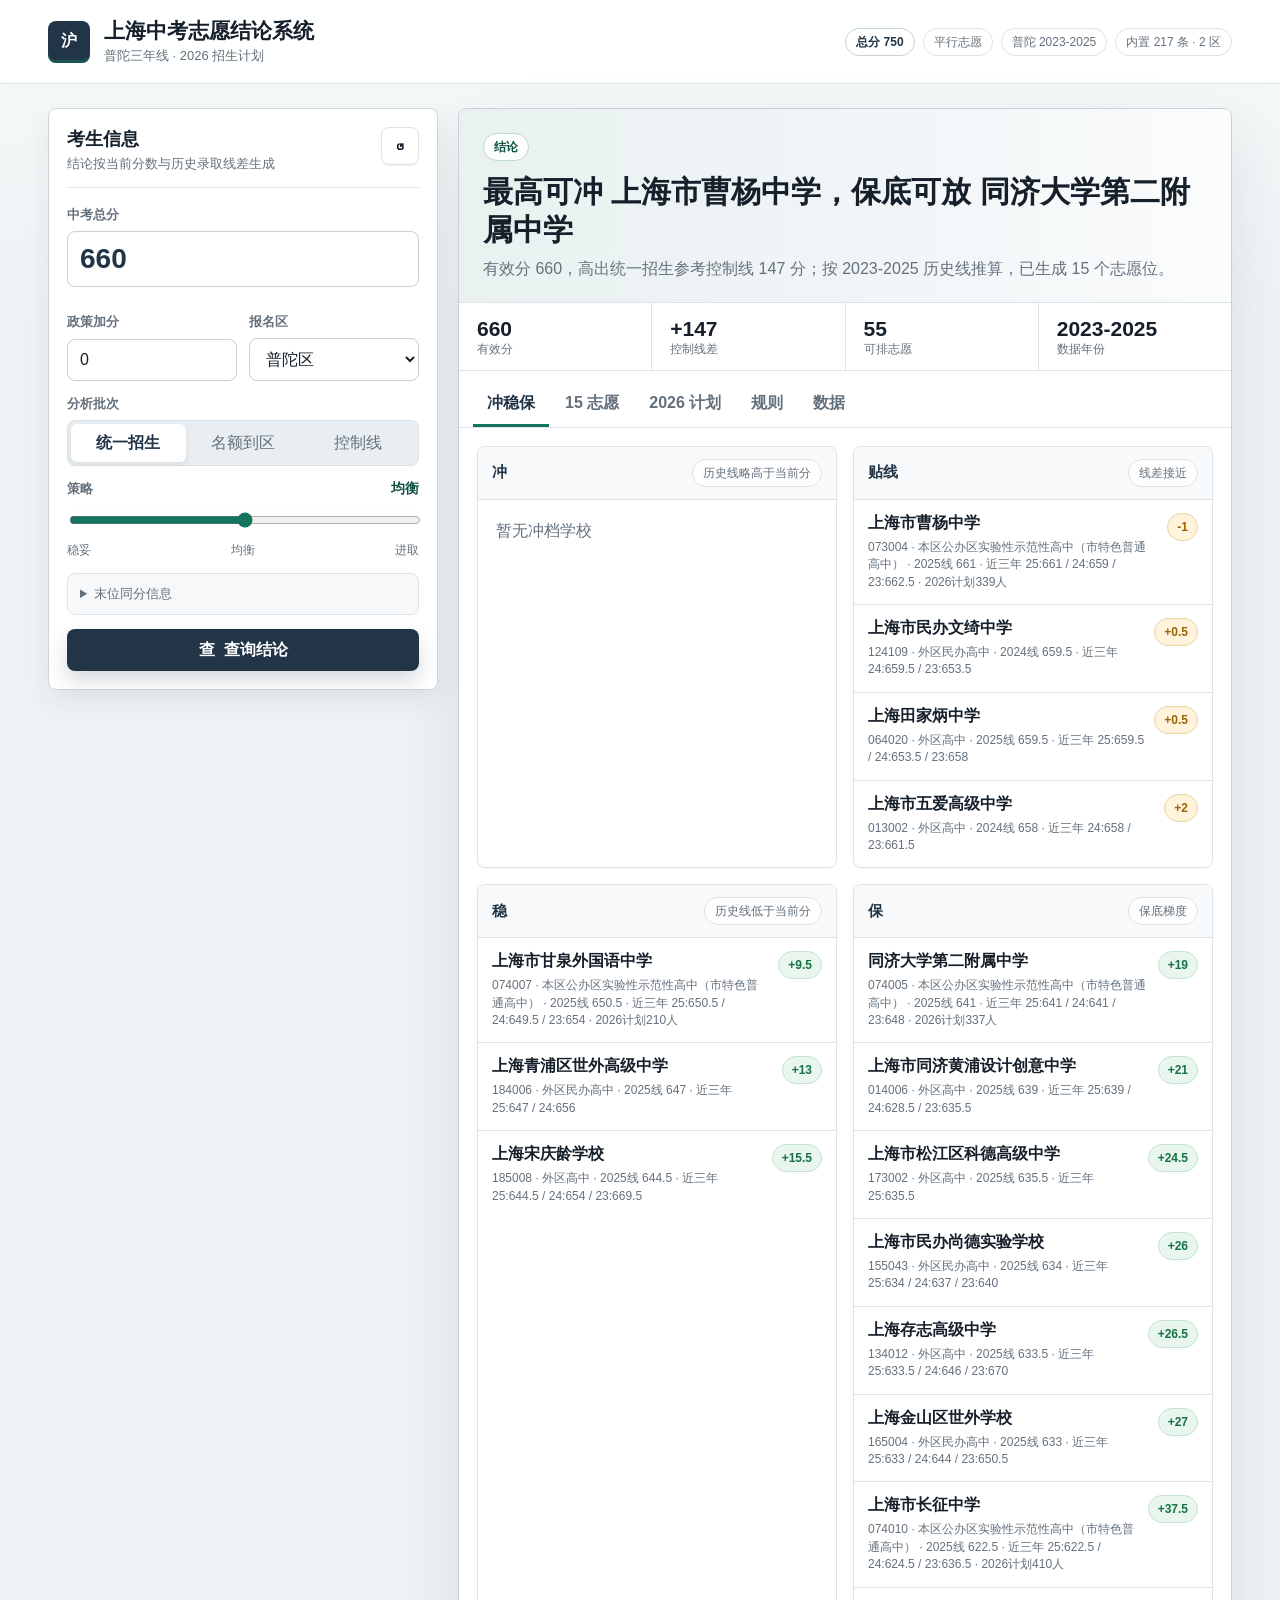
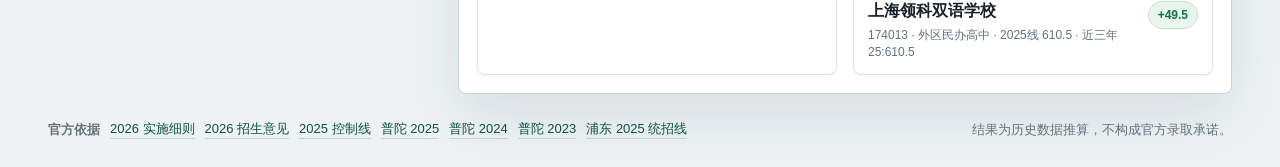
<file: 上海中考志愿（普陀）.html>
<!doctype html>
<html lang="zh-CN">
  <head>
    <meta charset="utf-8" />
    <meta name="viewport" content="width=device-width, initial-scale=1" />
    <title>上海中考志愿结论系统</title>
    <style>
:root {
  color-scheme: light;
  --bg: #f6f7f4;
  --surface: #ffffff;
  --surface-2: #f1f5f2;
  --text: #17211d;
  --muted: #617069;
  --line: #d9e1dc;
  --accent: #156f5a;
  --accent-dark: #0d5143;
  --blue: #1c5f96;
  --amber: #9a5b00;
  --green: #177245;
  --red: #a33a2a;
  --shadow: 0 18px 55px rgba(24, 34, 31, 0.08);
  --radius: 8px;
}

* {
  box-sizing: border-box;
}

body {
  margin: 0;
  min-height: 100vh;
  background: var(--bg);
  color: var(--text);
  font-family:
    Inter, "PingFang SC", "Microsoft YaHei", "Noto Sans CJK SC", Arial,
    sans-serif;
  letter-spacing: 0;
}

button,
input,
select {
  font: inherit;
}

button {
  cursor: pointer;
}

.topbar {
  display: flex;
  align-items: center;
  justify-content: space-between;
  gap: 24px;
  padding: 22px clamp(18px, 4vw, 48px);
  border-bottom: 1px solid var(--line);
  background: rgba(255, 255, 255, 0.78);
  backdrop-filter: blur(14px);
  position: sticky;
  top: 0;
  z-index: 10;
}

.brand {
  display: flex;
  align-items: center;
  gap: 14px;
  min-width: 0;
}

.brand-mark {
  display: grid;
  place-items: center;
  width: 44px;
  height: 44px;
  flex: 0 0 44px;
  border-radius: 8px;
  background: var(--accent);
  color: white;
  font-weight: 800;
}

.brand h1,
.brand p,
.section-head h2,
.section-head p,
.result-banner h2,
.result-banner p {
  margin: 0;
}

.brand h1 {
  font-size: 21px;
  line-height: 1.2;
}

.brand p {
  margin-top: 4px;
  color: var(--muted);
  font-size: 13px;
}

.source-pills {
  display: flex;
  flex-wrap: wrap;
  justify-content: flex-end;
  gap: 8px;
}

.source-pills span,
.badge,
.metric,
.result-kicker {
  border: 1px solid var(--line);
  background: var(--surface);
  color: var(--muted);
  border-radius: 999px;
  padding: 7px 10px;
  font-size: 12px;
  line-height: 1;
  white-space: nowrap;
}

.workspace {
  display: grid;
  grid-template-columns: minmax(300px, 420px) minmax(0, 1fr);
  gap: 18px;
  padding: 22px clamp(18px, 4vw, 48px);
}

.control-surface,
.result-surface {
  background: var(--surface);
  border: 1px solid var(--line);
  border-radius: var(--radius);
  box-shadow: var(--shadow);
}

.control-surface {
  align-self: start;
  padding: 18px;
  position: sticky;
  top: 98px;
}

.result-surface {
  min-width: 0;
  overflow: hidden;
}

.section-head {
  display: flex;
  align-items: flex-start;
  justify-content: space-between;
  gap: 16px;
  margin-bottom: 18px;
}

.section-head h2 {
  font-size: 18px;
}

.section-head p {
  margin-top: 4px;
  color: var(--muted);
  font-size: 13px;
}

.icon-button {
  width: 38px;
  height: 38px;
  display: grid;
  place-items: center;
  border: 1px solid var(--line);
  border-radius: 8px;
  background: var(--surface-2);
  color: var(--text);
}

.icon-button svg,
.primary-button svg,
.secondary-button svg {
  width: 18px;
  height: 18px;
}

.field-grid {
  display: grid;
  grid-template-columns: repeat(2, minmax(0, 1fr));
  gap: 12px;
}

.field-grid.compact {
  margin-top: 12px;
}

.span-2 {
  grid-column: span 2;
}

.field {
  display: grid;
  gap: 7px;
  margin-bottom: 14px;
}

.field > span,
.range-label span {
  color: var(--muted);
  font-size: 13px;
}

.field input,
.field select {
  width: 100%;
  min-width: 0;
  border: 1px solid var(--line);
  border-radius: 8px;
  background: #fff;
  color: var(--text);
  padding: 11px 12px;
  outline: none;
}

.field input:focus,
.field select:focus,
.segment:focus-visible,
.tab:focus-visible,
button:focus-visible,
.file-button:focus-within {
  outline: 3px solid rgba(21, 111, 90, 0.22);
  outline-offset: 1px;
}

.segmented {
  display: grid;
  grid-template-columns: repeat(3, minmax(0, 1fr));
  padding: 3px;
  border: 1px solid var(--line);
  border-radius: 8px;
  background: var(--surface-2);
}

.segment {
  min-height: 38px;
  border: 0;
  border-radius: 6px;
  background: transparent;
  color: var(--muted);
}

.segment.active {
  background: var(--surface);
  color: var(--accent-dark);
  box-shadow: 0 1px 5px rgba(17, 24, 39, 0.08);
  font-weight: 700;
}

.range-label,
.range-scale {
  display: flex;
  align-items: center;
  justify-content: space-between;
}

.range {
  accent-color: var(--accent);
}

.range-scale {
  color: var(--muted);
  font-size: 12px;
}

.tie-breaker {
  border: 1px solid var(--line);
  border-radius: 8px;
  padding: 11px 12px 0;
  margin-bottom: 14px;
}

.tie-breaker summary {
  cursor: pointer;
  color: var(--muted);
  font-size: 13px;
  margin-bottom: 11px;
}

.button-row,
.data-tools {
  display: flex;
  flex-wrap: wrap;
  gap: 10px;
}

.primary-button,
.secondary-button {
  min-height: 42px;
  display: inline-flex;
  align-items: center;
  justify-content: center;
  gap: 8px;
  border-radius: 8px;
  border: 1px solid transparent;
  padding: 0 14px;
  white-space: nowrap;
}

.primary-button {
  flex: 1 1 180px;
  background: var(--accent);
  color: #fff;
  font-weight: 700;
}

.primary-button:hover {
  background: var(--accent-dark);
}

.secondary-button {
  background: var(--surface-2);
  border-color: var(--line);
  color: var(--text);
}

.file-button input {
  position: absolute;
  inline-size: 1px;
  block-size: 1px;
  opacity: 0;
  pointer-events: none;
}

.result-banner {
  padding: 22px 22px 18px;
  border-bottom: 1px solid var(--line);
  background: #fbfcfb;
}

.result-kicker {
  display: inline-flex;
  margin-bottom: 12px;
  color: var(--accent-dark);
  border-color: #bed9d0;
  background: #eef7f4;
  font-weight: 700;
}

.result-banner h2 {
  font-size: clamp(21px, 2.6vw, 30px);
  line-height: 1.25;
  max-width: 980px;
}

.result-banner p {
  margin-top: 8px;
  color: var(--muted);
  line-height: 1.6;
}

.metric-row {
  display: grid;
  grid-template-columns: repeat(4, minmax(0, 1fr));
  gap: 1px;
  background: var(--line);
  border-bottom: 1px solid var(--line);
}

.metric {
  border: 0;
  border-radius: 0;
  padding: 16px;
  background: var(--surface);
  white-space: normal;
}

.metric strong {
  display: block;
  color: var(--text);
  font-size: 20px;
  margin-bottom: 4px;
}

.tabs {
  display: flex;
  gap: 4px;
  padding: 12px 14px 0;
  background: var(--surface);
}

.tab {
  border: 0;
  border-bottom: 3px solid transparent;
  background: transparent;
  color: var(--muted);
  padding: 12px 14px 10px;
  font-weight: 700;
}

.tab.active {
  color: var(--accent-dark);
  border-color: var(--accent);
}

.view {
  display: none;
  padding: 16px;
}

.view.active {
  display: block;
}

.group-grid {
  display: grid;
  grid-template-columns: repeat(2, minmax(0, 1fr));
  gap: 14px;
}

.school-group {
  border: 1px solid var(--line);
  border-radius: 8px;
  overflow: hidden;
  background: #fff;
}

.school-group header {
  display: flex;
  align-items: center;
  justify-content: space-between;
  gap: 10px;
  padding: 12px 14px;
  border-bottom: 1px solid var(--line);
  background: var(--surface-2);
}

.school-group h3 {
  margin: 0;
  font-size: 15px;
}

.school-list {
  display: grid;
}

.school-row {
  display: grid;
  grid-template-columns: minmax(0, 1fr) auto;
  gap: 10px;
  padding: 12px 14px;
  border-bottom: 1px solid var(--line);
}

.school-row:last-child {
  border-bottom: 0;
}

.school-name {
  min-width: 0;
  font-weight: 700;
  overflow-wrap: anywhere;
}

.school-meta {
  margin-top: 5px;
  color: var(--muted);
  font-size: 12px;
}

.gap {
  align-self: start;
  border-radius: 999px;
  padding: 6px 9px;
  font-size: 12px;
  font-weight: 800;
  white-space: nowrap;
}

.gap.sprint {
  color: var(--blue);
  background: #e8f2fb;
}

.gap.edge {
  color: var(--amber);
  background: #fff3dc;
}

.gap.stable,
.gap.safe {
  color: var(--green);
  background: #e8f6ee;
}

.gap.too-high {
  color: var(--red);
  background: #fdecea;
}

.empty {
  padding: 18px;
  color: var(--muted);
  line-height: 1.6;
}

.table-wrap {
  max-width: 100%;
  overflow: auto;
  border: 1px solid var(--line);
  border-radius: 8px;
}

table {
  width: 100%;
  min-width: 680px;
  border-collapse: collapse;
  background: #fff;
}

th,
td {
  padding: 12px 14px;
  border-bottom: 1px solid var(--line);
  text-align: left;
  vertical-align: top;
  font-size: 14px;
}

th {
  color: var(--muted);
  background: var(--surface-2);
  font-weight: 700;
}

tbody tr:last-child td {
  border-bottom: 0;
}

.data-tools {
  margin-bottom: 12px;
}

.view-note {
  color: var(--muted);
  font-size: 13px;
  line-height: 1.6;
}

.rule-grid {
  display: grid;
  grid-template-columns: repeat(2, minmax(0, 1fr));
  gap: 12px;
}

.rule-card {
  border: 1px solid var(--line);
  border-radius: 8px;
  padding: 14px;
  background: #fff;
}

.rule-card h3 {
  margin: 0 0 8px;
  font-size: 15px;
}

.rule-card p {
  margin: 0;
  color: var(--muted);
  line-height: 1.7;
  font-size: 13px;
}

.footnotes {
  display: flex;
  align-items: center;
  justify-content: space-between;
  gap: 18px;
  padding: 4px clamp(18px, 4vw, 48px) 28px;
  color: var(--muted);
  font-size: 13px;
}

.footnotes div {
  display: flex;
  flex-wrap: wrap;
  align-items: center;
  gap: 10px;
}

.footnotes a {
  color: var(--accent-dark);
  text-decoration: none;
  border-bottom: 1px solid #bad8cf;
}

.footnotes p {
  margin: 0;
}

@media (max-width: 980px) {
  .topbar {
    align-items: flex-start;
    flex-direction: column;
  }

  .source-pills {
    justify-content: flex-start;
  }

  .workspace {
    grid-template-columns: 1fr;
  }

  .control-surface {
    position: static;
  }

  .metric-row {
    grid-template-columns: repeat(2, minmax(0, 1fr));
  }
}

@media (max-width: 640px) {
  .topbar {
    padding: 16px;
  }

  .workspace {
    padding: 14px;
  }

  .brand h1 {
    font-size: 18px;
  }

  .brand-mark {
    width: 38px;
    height: 38px;
    flex-basis: 38px;
  }

  .field-grid,
  .group-grid,
  .rule-grid,
  .metric-row {
    grid-template-columns: 1fr;
  }

  .span-2 {
    grid-column: auto;
  }

  .segmented {
    grid-template-columns: 1fr;
  }

  .result-banner,
  .view {
    padding: 14px;
  }

  .tabs {
    overflow-x: auto;
  }

  .footnotes {
    flex-direction: column;
    align-items: flex-start;
    padding: 2px 14px 22px;
  }
}

/* Design refresh: calmer dashboard hierarchy, denser scanning, richer status cues. */
:root {
  --bg: #eef2f5;
  --surface-2: #f6f8fa;
  --surface-3: #edf4f2;
  --text: #16202b;
  --muted: #64717d;
  --line: #dce3e8;
  --line-strong: #c7d1d8;
  --accent: #14745f;
  --accent-dark: #0d5143;
  --ink: #213547;
  --blue: #23669a;
  --amber: #9b6409;
  --shadow: 0 22px 60px rgba(29, 45, 58, 0.1);
  --shadow-soft: 0 10px 26px rgba(29, 45, 58, 0.07);
}

body {
  background:
    linear-gradient(180deg, #f7faf9 0, var(--bg) 320px),
    var(--bg);
}

.topbar {
  padding-block: 18px;
  background: rgba(255, 255, 255, 0.88);
}

.brand-mark {
  width: 42px;
  height: 42px;
  flex-basis: 42px;
  background: var(--ink);
  box-shadow: inset 0 -3px 0 rgba(20, 116, 95, 0.55);
}

.source-pills span,
.badge,
.result-kicker {
  background: rgba(255, 255, 255, 0.86);
}

.source-pills span:first-child {
  color: var(--ink);
  border-color: var(--line-strong);
  font-weight: 700;
}

.workspace {
  max-width: 1480px;
  margin-inline: auto;
  grid-template-columns: minmax(300px, 390px) minmax(0, 1fr);
  gap: 20px;
  padding-top: 24px;
}

.control-surface {
  top: 90px;
  border-color: #cbd8d4;
  box-shadow: var(--shadow-soft);
}

.result-surface {
  border-color: var(--line-strong);
}

.section-head {
  padding-bottom: 14px;
  border-bottom: 1px solid var(--line);
}

.icon-button,
.secondary-button {
  background: #fff;
  box-shadow: 0 1px 2px rgba(17, 24, 39, 0.05);
}

.icon-button:hover,
.secondary-button:hover {
  border-color: var(--line-strong);
  background: #fff;
}

.field > span,
.range-label span {
  font-weight: 650;
}

.field input,
.field select {
  border-color: var(--line-strong);
  box-shadow: inset 0 1px 0 rgba(29, 45, 58, 0.02);
}

#scoreInput {
  min-height: 54px;
  font-size: 28px;
  font-weight: 800;
  color: var(--ink);
}

.segmented {
  background: #e8eef1;
}

.segment.active {
  color: var(--ink);
  box-shadow: 0 2px 7px rgba(17, 24, 39, 0.08);
}

.range-label strong {
  color: var(--accent-dark);
  font-size: 14px;
}

.range {
  height: 26px;
}

.tie-breaker {
  background: var(--surface-2);
}

.primary-button {
  background: var(--ink);
  box-shadow: 0 10px 20px rgba(33, 53, 71, 0.18);
}

.primary-button:hover {
  background: #142434;
}

.result-banner {
  padding: 24px 24px 20px;
  background:
    linear-gradient(90deg, rgba(20, 116, 95, 0.08), rgba(35, 102, 154, 0.05) 48%, transparent),
    #fbfcfc;
}

.result-banner p {
  max-width: 920px;
}

.metric {
  padding: 15px 18px;
}

.metric strong {
  font-size: 21px;
}

.tabs {
  gap: 2px;
  padding-top: 10px;
  border-bottom: 1px solid var(--line);
}

.tab {
  min-height: 43px;
  color: var(--muted);
}

.tab.active {
  color: var(--ink);
}

.view {
  padding: 18px;
}

.group-grid {
  gap: 16px;
}

.school-group,
.table-wrap,
.rule-card {
  box-shadow: 0 1px 2px rgba(17, 24, 39, 0.04);
}

.school-group header,
th {
  background: #f7f9fa;
}

.school-group h3,
.rule-card h3 {
  color: var(--ink);
}

.school-row {
  padding-block: 13px;
}

.school-row:hover,
tbody tr:hover td {
  background: #fbfcfd;
}

.school-name {
  color: var(--text);
}

.school-meta {
  line-height: 1.45;
}

.gap {
  border: 1px solid transparent;
}

.gap.sprint {
  border-color: #c9dfef;
}

.gap.edge {
  border-color: #ead4a5;
}

.gap.stable,
.gap.safe {
  border-color: #c5e3d2;
}

.gap.too-high {
  border-color: #efc7c1;
}

.table-wrap {
  background: #fff;
}

th {
  position: sticky;
  top: 0;
  z-index: 1;
}

.rule-card {
  padding: 16px;
}

.footnotes {
  max-width: 1480px;
  margin-inline: auto;
}

@media (max-width: 980px) {
  .workspace {
    grid-template-columns: 1fr;
  }

  .control-surface {
    top: auto;
  }
}

@media (max-width: 640px) {
  .topbar {
    padding: 16px;
  }

  .workspace {
    grid-template-columns: 1fr;
    padding: 14px;
  }

  .brand-mark {
    width: 38px;
    height: 38px;
    flex-basis: 38px;
  }

  .field-grid,
  .group-grid,
  .rule-grid,
  .metric-row {
    grid-template-columns: 1fr;
  }

  .segmented {
    grid-template-columns: 1fr;
  }

  .result-banner,
  .view {
    padding: 14px;
  }

  #scoreInput {
    font-size: 25px;
  }

  .tabs {
    overflow-x: auto;
  }
}

    </style>
    <style>
      .icon-fallback { display: inline-grid; place-items: center; width: 18px; height: 18px; font-weight: 800; line-height: 1; }
    </style>
    <script id="embedded-data">
      window.PUTUO_HISTORY_ROWS = [
        {
          "district": "普陀区",
          "code": "073082",
          "name": "华东师范大学第二附属中学（普陀校区）",
          "batch": "统一招生",
          "year": 2023,
          "cutoff": 697.5,
          "type": "普陀本区高中",
          "source": "2023普陀区1至15志愿统一招生录取最低分数线",
          "mainSubject": 411.5,
          "math": 136.0,
          "chinese": 133.0,
          "science": 138.0,
          "remark": ""
        },
        {
          "district": "普陀区",
          "code": "072002",
          "name": "上海市曹杨第二中学",
          "batch": "统一招生",
          "year": 2023,
          "cutoff": 689.0,
          "type": "普陀本区高中",
          "source": "2023普陀区1至15志愿统一招生录取最低分数线",
          "mainSubject": 406.0,
          "math": 131.0,
          "chinese": 131.0,
          "science": 137.0,
          "remark": ""
        },
        {
          "district": "普陀区",
          "code": "072001",
          "name": "上海市晋元高级中学",
          "batch": "统一招生",
          "year": 2023,
          "cutoff": 682.0,
          "type": "普陀本区高中",
          "source": "2023普陀区1至15志愿统一招生录取最低分数线",
          "mainSubject": 399.0,
          "math": 130.0,
          "chinese": 126.0,
          "science": 138.0,
          "remark": ""
        },
        {
          "district": "普陀区",
          "code": "073003",
          "name": "上海市宜川中学",
          "batch": "统一招生",
          "year": 2023,
          "cutoff": 675.5,
          "type": "普陀本区高中",
          "source": "2023普陀区1至15志愿统一招生录取最低分数线",
          "mainSubject": 401.5,
          "math": 122.0,
          "chinese": 133.0,
          "science": 131.0,
          "remark": ""
        },
        {
          "district": "普陀区",
          "code": "073004",
          "name": "上海市曹杨中学",
          "batch": "统一招生",
          "year": 2023,
          "cutoff": 662.5,
          "type": "普陀本区高中",
          "source": "2023普陀区1至15志愿统一招生录取最低分数线",
          "mainSubject": 386.5,
          "math": 120.0,
          "chinese": 128.0,
          "science": 127.0,
          "remark": ""
        },
        {
          "district": "普陀区",
          "code": "074007",
          "name": "上海市甘泉外国语中学",
          "batch": "统一招生",
          "year": 2023,
          "cutoff": 654.0,
          "type": "普陀本区高中",
          "source": "2023普陀区1至15志愿统一招生录取最低分数线",
          "mainSubject": 387.0,
          "math": 121.0,
          "chinese": 128.0,
          "science": 121.0,
          "remark": ""
        },
        {
          "district": "普陀区",
          "code": "074005",
          "name": "同济大学第二附属中学",
          "batch": "统一招生",
          "year": 2023,
          "cutoff": 648.0,
          "type": "普陀本区高中",
          "source": "2023普陀区1至15志愿统一招生录取最低分数线",
          "mainSubject": 395.0,
          "math": 127.0,
          "chinese": 128.0,
          "science": 112.0,
          "remark": ""
        },
        {
          "district": "普陀区",
          "code": "074010",
          "name": "上海市长征中学",
          "batch": "统一招生",
          "year": 2023,
          "cutoff": 636.5,
          "type": "普陀本区高中",
          "source": "2023普陀区1至15志愿统一招生录取最低分数线",
          "mainSubject": 365.5,
          "math": 113.0,
          "chinese": 117.0,
          "science": 131.0,
          "remark": ""
        },
        {
          "district": "普陀区",
          "code": "074016",
          "name": "上海音乐学院附属安师实验中学",
          "batch": "统一招生",
          "year": 2023,
          "cutoff": 625.0,
          "type": "普陀本区高中",
          "source": "2023普陀区1至15志愿统一招生录取最低分数线",
          "mainSubject": 370.0,
          "math": 117.0,
          "chinese": 128.0,
          "science": 111.0,
          "remark": ""
        },
        {
          "district": "普陀区",
          "code": "074307",
          "name": "上海市甘泉外国语中学（法语）",
          "batch": "统一招生",
          "year": 2023,
          "cutoff": 616.0,
          "type": "普陀本区高中",
          "source": "2023普陀区1至15志愿统一招生录取最低分数线",
          "mainSubject": 358.0,
          "math": 126.0,
          "chinese": 112.0,
          "science": 119.0,
          "remark": "限招甘泉外国语中学初三法语班应届学生。"
        },
        {
          "district": "普陀区",
          "code": "074011",
          "name": "上海市桃浦中学",
          "batch": "统一招生",
          "year": 2023,
          "cutoff": 615.0,
          "type": "普陀本区高中",
          "source": "2023普陀区1至15志愿统一招生录取最低分数线",
          "mainSubject": 363.0,
          "math": 111.0,
          "chinese": 120.0,
          "science": 115.0,
          "remark": ""
        },
        {
          "district": "普陀区",
          "code": "074018",
          "name": "上海华东师范大学附属进华中学",
          "batch": "统一招生",
          "year": 2023,
          "cutoff": 609.0,
          "type": "普陀本区高中",
          "source": "2023普陀区1至15志愿统一招生录取最低分数线",
          "mainSubject": 349.0,
          "math": 100.0,
          "chinese": 121.0,
          "science": 120.0,
          "remark": ""
        },
        {
          "district": "普陀区",
          "code": "074107",
          "name": "上海市甘泉外国语中学（日语）",
          "batch": "统一招生",
          "year": 2023,
          "cutoff": 605.5,
          "type": "普陀本区高中",
          "source": "2023普陀区1至15志愿统一招生录取最低分数线",
          "mainSubject": 358.5,
          "math": 99.0,
          "chinese": 119.0,
          "science": 108.0,
          "remark": "限招甘泉外国语中学初三日语班应届学生。"
        },
        {
          "district": "普陀区",
          "code": "074207",
          "name": "上海市甘泉外国语中学（德语）",
          "batch": "统一招生",
          "year": 2023,
          "cutoff": 605.0,
          "type": "普陀本区高中",
          "source": "2023普陀区1至15志愿统一招生录取最低分数线",
          "mainSubject": 349.0,
          "math": 122.0,
          "chinese": 113.0,
          "science": 114.0,
          "remark": "限招甘泉外国语中学初三德语班应届学生。"
        },
        {
          "district": "普陀区",
          "code": "075013",
          "name": "上海培佳双语学校",
          "batch": "统一招生",
          "year": 2023,
          "cutoff": 602.5,
          "type": "普陀民办高中",
          "source": "2023普陀区1至15志愿统一招生录取最低分数线",
          "mainSubject": 354.5,
          "math": 122.0,
          "chinese": 113.0,
          "science": 110.0,
          "remark": ""
        },
        {
          "district": "普陀区",
          "code": "074407",
          "name": "上海市甘泉外国语中学（西班牙语）",
          "batch": "统一招生",
          "year": 2023,
          "cutoff": 594.0,
          "type": "普陀本区高中",
          "source": "2023普陀区1至15志愿统一招生录取最低分数线",
          "mainSubject": 359.0,
          "math": 101.0,
          "chinese": 116.0,
          "science": 95.0,
          "remark": "限招甘泉外国语中学初三西班牙语班应届学生。"
        },
        {
          "district": "普陀区",
          "code": "079016",
          "name": "上海音乐学院附属安师实验中学（艺术班）",
          "batch": "统一招生",
          "year": 2023,
          "cutoff": 550.0,
          "type": "普陀本区高中",
          "source": "2023普陀区1至15志愿统一招生录取最低分数线",
          "mainSubject": 311.0,
          "math": 100.0,
          "chinese": 110.0,
          "science": 102.0,
          "remark": "只招收经学校艺术特长测试合格的学生。"
        },
        {
          "district": "普陀区",
          "code": "074081",
          "name": "上海安生学校",
          "batch": "统一招生",
          "year": 2023,
          "cutoff": 527.0,
          "type": "普陀民办高中",
          "source": "2023普陀区1至15志愿统一招生录取最低分数线",
          "mainSubject": 281.0,
          "math": 57.0,
          "chinese": 102.0,
          "science": 107.0,
          "remark": "合计成绩，高者优先；第3位序，比较数学成绩，高者优先；第4位序，比较语文成绩，高者优先；第5位序，比较初中学业水平考试综合测试（含物理、化学、跨学科案例分析、物理和化学实验操作）成绩，高者优先。"
        },
        {
          "district": "普陀区",
          "code": "042032",
          "name": "上海市上海中学",
          "batch": "统一招生",
          "year": 2023,
          "cutoff": 707.0,
          "type": "外区高中",
          "source": "2023普陀区1至15志愿统一招生录取最低分数线",
          "mainSubject": 424.0,
          "math": 145.0,
          "chinese": 132.0,
          "science": 138.0,
          "remark": ""
        },
        {
          "district": "普陀区",
          "code": "102056",
          "name": "上海交通大学附属中学",
          "batch": "统一招生",
          "year": 2023,
          "cutoff": 706.0,
          "type": "外区高中",
          "source": "2023普陀区1至15志愿统一招生录取最低分数线",
          "mainSubject": 421.0,
          "math": 142.0,
          "chinese": 134.0,
          "science": 137.0,
          "remark": ""
        },
        {
          "district": "普陀区",
          "code": "102057",
          "name": "复旦大学附属中学",
          "batch": "统一招生",
          "year": 2023,
          "cutoff": 707.0,
          "type": "外区高中",
          "source": "2023普陀区1至15志愿统一招生录取最低分数线",
          "mainSubject": 424.0,
          "math": 144.0,
          "chinese": 134.0,
          "science": 140.0,
          "remark": ""
        },
        {
          "district": "普陀区",
          "code": "152003",
          "name": "华东师范大学第二附属中学",
          "batch": "统一招生",
          "year": 2023,
          "cutoff": 706.5,
          "type": "外区高中",
          "source": "2023普陀区1至15志愿统一招生录取最低分数线",
          "mainSubject": 422.5,
          "math": 140.0,
          "chinese": 134.0,
          "science": 137.0,
          "remark": ""
        },
        {
          "district": "普陀区",
          "code": "152006",
          "name": "上海师范大学附属中学",
          "batch": "统一招生",
          "year": 2023,
          "cutoff": 701.0,
          "type": "外区高中",
          "source": "2023普陀区1至15志愿统一招生录取最低分数线",
          "mainSubject": 412.0,
          "math": 133.0,
          "chinese": 136.0,
          "science": 141.0,
          "remark": ""
        },
        {
          "district": "普陀区",
          "code": "013002",
          "name": "上海市五爱高级中学",
          "batch": "统一招生",
          "year": 2023,
          "cutoff": 661.5,
          "type": "外区高中",
          "source": "2023普陀区1至15志愿统一招生录取最低分数线",
          "mainSubject": 381.5,
          "math": 131.0,
          "chinese": 120.0,
          "science": 134.0,
          "remark": ""
        },
        {
          "district": "普陀区",
          "code": "014006",
          "name": "上海市同济黄浦设计创意中学",
          "batch": "统一招生",
          "year": 2023,
          "cutoff": 635.5,
          "type": "外区高中",
          "source": "2023普陀区1至15志愿统一招生录取最低分数线",
          "mainSubject": 370.0,
          "math": 107.0,
          "chinese": 124.0,
          "science": 122.5,
          "remark": ""
        },
        {
          "district": "普陀区",
          "code": "063008",
          "name": "上海市久隆模范中学",
          "batch": "统一招生",
          "year": 2023,
          "cutoff": 674.5,
          "type": "外区高中",
          "source": "2023普陀区1至15志愿统一招生录取最低分数线",
          "mainSubject": 396.5,
          "math": 134.0,
          "chinese": 129.0,
          "science": 131.0,
          "remark": ""
        },
        {
          "district": "普陀区",
          "code": "064020",
          "name": "上海田家炳中学",
          "batch": "统一招生",
          "year": 2023,
          "cutoff": 658.0,
          "type": "外区高中",
          "source": "2023普陀区1至15志愿统一招生录取最低分数线",
          "mainSubject": 390.0,
          "math": 124.0,
          "chinese": 127.0,
          "science": 125.0,
          "remark": ""
        },
        {
          "district": "普陀区",
          "code": "069004",
          "name": "上海戏剧学院附属高级中学（艺术班）",
          "batch": "统一招生",
          "year": 2023,
          "cutoff": 623.0,
          "type": "艺术特色高中",
          "source": "2023普陀区1至15志愿统一招生录取最低分数线",
          "mainSubject": 375.0,
          "math": 121.0,
          "chinese": 120.0,
          "science": 108.0,
          "remark": "只招收经学校艺术特长测试合格的学生。"
        },
        {
          "district": "普陀区",
          "code": "064021",
          "name": "上海市民办扬波中学",
          "batch": "统一招生",
          "year": 2023,
          "cutoff": 602.0,
          "type": "外区民办高中",
          "source": "2023普陀区1至15志愿统一招生录取最低分数线",
          "mainSubject": 339.0,
          "math": 121.0,
          "chinese": 113.0,
          "science": 125.0,
          "remark": ""
        },
        {
          "district": "普陀区",
          "code": "064023",
          "name": "上海市民办新和中学",
          "batch": "统一招生",
          "year": 2023,
          "cutoff": 622.0,
          "type": "外区民办高中",
          "source": "2023普陀区1至15志愿统一招生录取最低分数线",
          "mainSubject": 359.0,
          "math": 106.0,
          "chinese": 116.0,
          "science": 125.0,
          "remark": ""
        },
        {
          "district": "普陀区",
          "code": "064024",
          "name": "上海市民办风范中学",
          "batch": "统一招生",
          "year": 2023,
          "cutoff": 602.0,
          "type": "外区民办高中",
          "source": "2023普陀区1至15志愿统一招生录取最低分数线",
          "mainSubject": 358.0,
          "math": 116.0,
          "chinese": 119.0,
          "science": 102.0,
          "remark": ""
        },
        {
          "district": "普陀区",
          "code": "124109",
          "name": "上海市民办文绮中学",
          "batch": "统一招生",
          "year": 2023,
          "cutoff": 653.5,
          "type": "外区民办高中",
          "source": "2023普陀区1至15志愿统一招生录取最低分数线",
          "mainSubject": 388.5,
          "math": 129.0,
          "chinese": 122.0,
          "science": 122.0,
          "remark": ""
        },
        {
          "district": "普陀区",
          "code": "124116",
          "name": "上海市民办燎原双语高级中学",
          "batch": "统一招生",
          "year": 2023,
          "cutoff": 595.0,
          "type": "外区民办高中",
          "source": "2023普陀区1至15志愿统一招生录取最低分数线",
          "mainSubject": 346.0,
          "math": 121.0,
          "chinese": 115.0,
          "science": 110.0,
          "remark": ""
        },
        {
          "district": "普陀区",
          "code": "125117",
          "name": "上海闵行区诺达双语学校",
          "batch": "统一招生",
          "year": 2023,
          "cutoff": 552.0,
          "type": "外区民办高中",
          "source": "2023普陀区1至15志愿统一招生录取最低分数线",
          "mainSubject": 304.0,
          "math": 116.0,
          "chinese": 109.0,
          "science": 111.0,
          "remark": ""
        },
        {
          "district": "普陀区",
          "code": "134012",
          "name": "上海存志高级中学",
          "batch": "统一招生",
          "year": 2023,
          "cutoff": 670.0,
          "type": "外区高中",
          "source": "2023普陀区1至15志愿统一招生录取最低分数线",
          "mainSubject": 395.0,
          "math": 128.0,
          "chinese": 129.0,
          "science": 129.0,
          "remark": ""
        },
        {
          "district": "普陀区",
          "code": "134013",
          "name": "上海宝山区民办维尚高级中学",
          "batch": "统一招生",
          "year": 2023,
          "cutoff": 608.5,
          "type": "外区民办高中",
          "source": "2023普陀区1至15志愿统一招生录取最低分数线",
          "mainSubject": 369.5,
          "math": 116.0,
          "chinese": 111.0,
          "science": 96.0,
          "remark": ""
        },
        {
          "district": "普陀区",
          "code": "134014",
          "name": "上海创艺高级中学",
          "batch": "统一招生",
          "year": 2023,
          "cutoff": 560.5,
          "type": "外区高中",
          "source": "2023普陀区1至15志愿统一招生录取最低分数线",
          "mainSubject": 318.5,
          "math": 90.0,
          "chinese": 104.0,
          "science": 104.0,
          "remark": "合计成绩，高者优先；第3位序，比较数学成绩，高者优先；第4位序，比较语文成绩，高者优先；第5位序，比较初中学业水平考试综合测试（含物理、化学、跨学科案例分析、物理和化学实验操作）成绩，高者优先。"
        },
        {
          "district": "普陀区",
          "code": "134015",
          "name": "上海市宝山华曜高级中学",
          "batch": "统一招生",
          "year": 2023,
          "cutoff": 650.5,
          "type": "外区高中",
          "source": "2023普陀区1至15志愿统一招生录取最低分数线",
          "mainSubject": 378.5,
          "math": 126.0,
          "chinese": 124.0,
          "science": 130.0,
          "remark": ""
        },
        {
          "district": "普陀区",
          "code": "135034",
          "name": "上海宝山区世外学校",
          "batch": "统一招生",
          "year": 2023,
          "cutoff": 686.0,
          "type": "外区民办高中",
          "source": "2023普陀区1至15志愿统一招生录取最低分数线",
          "mainSubject": 414.0,
          "math": 133.0,
          "chinese": 137.0,
          "science": 123.0,
          "remark": ""
        },
        {
          "district": "普陀区",
          "code": "145018",
          "name": "上海华旭双语学校",
          "batch": "统一招生",
          "year": 2023,
          "cutoff": 525.0,
          "type": "外区民办高中",
          "source": "2023普陀区1至15志愿统一招生录取最低分数线",
          "mainSubject": 298.0,
          "math": 91.0,
          "chinese": 105.0,
          "science": 90.0,
          "remark": ""
        },
        {
          "district": "普陀区",
          "code": "145030",
          "name": "上海嘉定区民办华盛怀少学校",
          "batch": "统一招生",
          "year": 2023,
          "cutoff": 577.0,
          "type": "外区民办高中",
          "source": "2023普陀区1至15志愿统一招生录取最低分数线",
          "mainSubject": 337.0,
          "math": 97.0,
          "chinese": 114.0,
          "science": 102.0,
          "remark": ""
        },
        {
          "district": "普陀区",
          "code": "154033",
          "name": "上海市浦东新区民办浦实高级中学",
          "batch": "统一招生",
          "year": 2023,
          "cutoff": 548.5,
          "type": "外区民办高中",
          "source": "2023普陀区1至15志愿统一招生录取最低分数线",
          "mainSubject": 299.5,
          "math": 93.0,
          "chinese": 110.0,
          "science": 112.0,
          "remark": ""
        },
        {
          "district": "普陀区",
          "code": "154039",
          "name": "上海市民办丰华高级中学",
          "batch": "统一招生",
          "year": 2023,
          "cutoff": 591.0,
          "type": "外区民办高中",
          "source": "2023普陀区1至15志愿统一招生录取最低分数线",
          "mainSubject": 346.0,
          "math": 103.0,
          "chinese": 114.0,
          "science": 109.0,
          "remark": ""
        },
        {
          "district": "普陀区",
          "code": "154048",
          "name": "民办上海工商外国语职业学院附属中学",
          "batch": "统一招生",
          "year": 2023,
          "cutoff": 594.5,
          "type": "外区民办高中",
          "source": "2023普陀区1至15志愿统一招生录取最低分数线",
          "mainSubject": 345.5,
          "math": 87.0,
          "chinese": 122.0,
          "science": 106.0,
          "remark": ""
        },
        {
          "district": "普陀区",
          "code": "155013",
          "name": "上海市民办金苹果学校",
          "batch": "统一招生",
          "year": 2023,
          "cutoff": 583.5,
          "type": "外区民办高中",
          "source": "2023普陀区1至15志愿统一招生录取最低分数线",
          "mainSubject": 332.5,
          "math": 116.0,
          "chinese": 110.0,
          "science": 113.0,
          "remark": ""
        },
        {
          "district": "普陀区",
          "code": "155041",
          "name": "上海浦东新区民办东鼎外国语学校",
          "batch": "统一招生",
          "year": 2023,
          "cutoff": 604.0,
          "type": "外区民办高中",
          "source": "2023普陀区1至15志愿统一招生录取最低分数线",
          "mainSubject": 351.0,
          "math": 117.0,
          "chinese": 112.0,
          "science": 111.0,
          "remark": ""
        },
        {
          "district": "普陀区",
          "code": "155043",
          "name": "上海市民办尚德实验学校",
          "batch": "统一招生",
          "year": 2023,
          "cutoff": 640.0,
          "type": "外区民办高中",
          "source": "2023普陀区1至15志愿统一招生录取最低分数线",
          "mainSubject": 380.0,
          "math": 118.0,
          "chinese": 126.0,
          "science": 116.0,
          "remark": ""
        },
        {
          "district": "普陀区",
          "code": "164005",
          "name": "上海市民办交大南洋中学",
          "batch": "统一招生",
          "year": 2023,
          "cutoff": 593.0,
          "type": "外区民办高中",
          "source": "2023普陀区1至15志愿统一招生录取最低分数线",
          "mainSubject": 343.0,
          "math": 103.0,
          "chinese": 116.0,
          "science": 107.0,
          "remark": ""
        },
        {
          "district": "普陀区",
          "code": "164008",
          "name": "上海市民办永昌中学",
          "batch": "统一招生",
          "year": 2023,
          "cutoff": 602.5,
          "type": "外区民办高中",
          "source": "2023普陀区1至15志愿统一招生录取最低分数线",
          "mainSubject": 359.5,
          "math": 116.0,
          "chinese": 109.0,
          "science": 105.0,
          "remark": ""
        },
        {
          "district": "普陀区",
          "code": "165004",
          "name": "上海金山区世外学校",
          "batch": "统一招生",
          "year": 2023,
          "cutoff": 650.5,
          "type": "外区民办高中",
          "source": "2023普陀区1至15志愿统一招生录取最低分数线",
          "mainSubject": 374.5,
          "math": 129.0,
          "chinese": 118.0,
          "science": 128.0,
          "remark": ""
        },
        {
          "district": "普陀区",
          "code": "175018",
          "name": "上海市西外外国语学校",
          "batch": "统一招生",
          "year": 2023,
          "cutoff": 558.0,
          "type": "外区高中",
          "source": "2023普陀区1至15志愿统一招生录取最低分数线",
          "mainSubject": 315.0,
          "math": 104.0,
          "chinese": 118.0,
          "science": 105.0,
          "remark": ""
        },
        {
          "district": "普陀区",
          "code": "175024",
          "name": "上海赫贤学校",
          "batch": "统一招生",
          "year": 2023,
          "cutoff": 604.0,
          "type": "外区民办高中",
          "source": "2023普陀区1至15志愿统一招生录取最低分数线",
          "mainSubject": 344.0,
          "math": 111.0,
          "chinese": 116.0,
          "science": 119.0,
          "remark": ""
        },
        {
          "district": "普陀区",
          "code": "185008",
          "name": "上海宋庆龄学校",
          "batch": "统一招生",
          "year": 2023,
          "cutoff": 669.5,
          "type": "外区高中",
          "source": "2023普陀区1至15志愿统一招生录取最低分数线",
          "mainSubject": 392.5,
          "math": 121.0,
          "chinese": 129.0,
          "science": 133.0,
          "remark": ""
        },
        {
          "district": "普陀区",
          "code": "204020",
          "name": "上海美达菲双语高级中学",
          "batch": "统一招生",
          "year": 2023,
          "cutoff": 570.0,
          "type": "外区民办高中",
          "source": "2023普陀区1至15志愿统一招生录取最低分数线",
          "mainSubject": 335.0,
          "math": 98.0,
          "chinese": 116.0,
          "science": 99.0,
          "remark": ""
        },
        {
          "district": "普陀区",
          "code": "205006",
          "name": "上海奉贤区博华双语学校",
          "batch": "统一招生",
          "year": 2023,
          "cutoff": 580.0,
          "type": "外区民办高中",
          "source": "2023普陀区1至15志愿统一招生录取最低分数线",
          "mainSubject": 320.0,
          "math": 119.0,
          "chinese": 113.0,
          "science": 119.0,
          "remark": ""
        },
        {
          "district": "普陀区",
          "code": "514010",
          "name": "上海民办民一中学",
          "batch": "统一招生",
          "year": 2023,
          "cutoff": 565.0,
          "type": "外区民办高中",
          "source": "2023普陀区1至15志愿统一招生录取最低分数线",
          "mainSubject": 331.0,
          "math": 92.0,
          "chinese": 118.0,
          "science": 97.0,
          "remark": ""
        },
        {
          "district": "普陀区",
          "code": "073082",
          "name": "华东师范大学第二附属中学（普陀校区）",
          "batch": "统一招生",
          "year": 2024,
          "cutoff": 696.0,
          "type": "普陀本区高中",
          "source": "2024普陀区1至15志愿统一招生录取最低分数线",
          "mainSubject": 407.0,
          "math": 129.0,
          "chinese": 132.0,
          "science": 144.0,
          "remark": ""
        },
        {
          "district": "普陀区",
          "code": "072002",
          "name": "上海市曹杨第二中学",
          "batch": "统一招生",
          "year": 2024,
          "cutoff": 684.5,
          "type": "普陀本区高中",
          "source": "2024普陀区1至15志愿统一招生录取最低分数线",
          "mainSubject": 405.5,
          "math": 134.0,
          "chinese": 129.0,
          "science": 135.0,
          "remark": ""
        },
        {
          "district": "普陀区",
          "code": "072001",
          "name": "上海市晋元高级中学",
          "batch": "统一招生",
          "year": 2024,
          "cutoff": 677.5,
          "type": "普陀本区高中",
          "source": "2024普陀区1至15志愿统一招生录取最低分数线",
          "mainSubject": 391.0,
          "math": 118.0,
          "chinese": 129.0,
          "science": 141.0,
          "remark": ""
        },
        {
          "district": "普陀区",
          "code": "073003",
          "name": "上海市宜川中学",
          "batch": "统一招生",
          "year": 2024,
          "cutoff": 671.0,
          "type": "普陀本区高中",
          "source": "2024普陀区1至15志愿统一招生录取最低分数线",
          "mainSubject": 391.0,
          "math": 118.0,
          "chinese": 133.0,
          "science": 137.0,
          "remark": ""
        },
        {
          "district": "普陀区",
          "code": "073004",
          "name": "上海市曹杨中学",
          "batch": "统一招生",
          "year": 2024,
          "cutoff": 659.0,
          "type": "普陀本区高中",
          "source": "2024普陀区1至15志愿统一招生录取最低分数线",
          "mainSubject": 392.0,
          "math": 126.0,
          "chinese": 129.0,
          "science": 122.0,
          "remark": ""
        },
        {
          "district": "普陀区",
          "code": "074007",
          "name": "上海市甘泉外国语中学",
          "batch": "统一招生",
          "year": 2024,
          "cutoff": 649.5,
          "type": "普陀本区高中",
          "source": "2024普陀区1至15志愿统一招生录取最低分数线",
          "mainSubject": 376.5,
          "math": 118.0,
          "chinese": 130.0,
          "science": 129.0,
          "remark": ""
        },
        {
          "district": "普陀区",
          "code": "074005",
          "name": "同济大学第二附属中学",
          "batch": "统一招生",
          "year": 2024,
          "cutoff": 641.0,
          "type": "普陀本区高中",
          "source": "2024普陀区1至15志愿统一招生录取最低分数线",
          "mainSubject": 379.0,
          "math": 115.0,
          "chinese": 121.0,
          "science": 119.0,
          "remark": ""
        },
        {
          "district": "普陀区",
          "code": "074010",
          "name": "上海市长征中学",
          "batch": "统一招生",
          "year": 2024,
          "cutoff": 624.5,
          "type": "普陀本区高中",
          "source": "2024普陀区1至15志愿统一招生录取最低分数线",
          "mainSubject": 369.0,
          "math": 118.0,
          "chinese": 124.0,
          "science": 120.0,
          "remark": ""
        },
        {
          "district": "普陀区",
          "code": "074016",
          "name": "上海音乐学院附属安师实验中学",
          "batch": "统一招生",
          "year": 2024,
          "cutoff": 609.5,
          "type": "普陀本区高中",
          "source": "2024普陀区1至15志愿统一招生录取最低分数线",
          "mainSubject": 341.5,
          "math": 109.0,
          "chinese": 113.0,
          "science": 126.0,
          "remark": ""
        },
        {
          "district": "普陀区",
          "code": "074307",
          "name": "上海市甘泉外国语中学（法语）",
          "batch": "统一招生",
          "year": 2024,
          "cutoff": 604.0,
          "type": "普陀本区高中",
          "source": "2024普陀区1至15志愿统一招生录取最低分数线",
          "mainSubject": 355.5,
          "math": 104.0,
          "chinese": 118.0,
          "science": 115.0,
          "remark": "限招甘泉外国语中学初三法语班报考法语的应届学生。"
        },
        {
          "district": "普陀区",
          "code": "074407",
          "name": "上海市甘泉外国语中学（西班牙语）",
          "batch": "统一招生",
          "year": 2024,
          "cutoff": 604.0,
          "type": "普陀本区高中",
          "source": "2024普陀区1至15志愿统一招生录取最低分数线",
          "mainSubject": 358.0,
          "math": 104.0,
          "chinese": 124.0,
          "science": 115.0,
          "remark": "限招甘泉外国语中学初三西班牙语班报考西班牙语的应届学生。"
        },
        {
          "district": "普陀区",
          "code": "074011",
          "name": "上海市桃浦中学",
          "batch": "统一招生",
          "year": 2024,
          "cutoff": 594.0,
          "type": "普陀本区高中",
          "source": "2024普陀区1至15志愿统一招生录取最低分数线",
          "mainSubject": 336.5,
          "math": 103.0,
          "chinese": 113.0,
          "science": 119.0,
          "remark": ""
        },
        {
          "district": "普陀区",
          "code": "074018",
          "name": "上海华东师范大学附属进华中学",
          "batch": "统一招生",
          "year": 2024,
          "cutoff": 582.5,
          "type": "普陀本区高中",
          "source": "2024普陀区1至15志愿统一招生录取最低分数线",
          "mainSubject": 328.5,
          "math": 114.0,
          "chinese": 117.0,
          "science": 120.0,
          "remark": ""
        },
        {
          "district": "普陀区",
          "code": "079016",
          "name": "上海音乐学院附属安师实验中学（艺术班）",
          "batch": "统一招生",
          "year": 2024,
          "cutoff": 580.5,
          "type": "普陀本区高中",
          "source": "2024普陀区1至15志愿统一招生录取最低分数线",
          "mainSubject": 337.5,
          "math": 96.0,
          "chinese": 115.0,
          "science": 103.0,
          "remark": "只招收经学校艺术特长测试合格的学生。"
        },
        {
          "district": "普陀区",
          "code": "074107",
          "name": "上海市甘泉外国语中学（日语）",
          "batch": "统一招生",
          "year": 2024,
          "cutoff": 578.0,
          "type": "普陀本区高中",
          "source": "2024普陀区1至15志愿统一招生录取最低分数线",
          "mainSubject": 331.0,
          "math": 114.0,
          "chinese": 116.0,
          "science": 113.0,
          "remark": "限招甘泉外国语中学初三日语班报考日语的应届学生。"
        },
        {
          "district": "普陀区",
          "code": "075013",
          "name": "上海培佳双语学校",
          "batch": "统一招生",
          "year": 2024,
          "cutoff": 574.0,
          "type": "普陀民办高中",
          "source": "2024普陀区1至15志愿统一招生录取最低分数线",
          "mainSubject": 320.0,
          "math": 94.0,
          "chinese": 124.0,
          "science": 113.0,
          "remark": ""
        },
        {
          "district": "普陀区",
          "code": "074207",
          "name": "上海市甘泉外国语中学（德语）",
          "batch": "统一招生",
          "year": 2024,
          "cutoff": 558.0,
          "type": "普陀本区高中",
          "source": "2024普陀区1至15志愿统一招生录取最低分数线",
          "mainSubject": 316.0,
          "math": 102.0,
          "chinese": 104.0,
          "science": 105.0,
          "remark": "限招甘泉外国语中学初三德语班报考德语的应届学生。"
        },
        {
          "district": "普陀区",
          "code": "074081",
          "name": "上海安生学校",
          "batch": "统一招生",
          "year": 2024,
          "cutoff": 518.0,
          "type": "普陀民办高中",
          "source": "2024普陀区1至15志愿统一招生录取最低分数线",
          "mainSubject": 280.0,
          "math": 77.0,
          "chinese": 116.0,
          "science": 94.5,
          "remark": "外语三科合计成绩，高者优先；第3位序，比较数学成绩，高者优先；第4位序，比较语文成绩，高者优先；第5位序，比较初中学业水平考试综合测试（含物理、化学、跨学科案例分析、物理和化学实验操作）成绩，高者优先。"
        },
        {
          "district": "普陀区",
          "code": "042032",
          "name": "上海市上海中学",
          "batch": "统一招生",
          "year": 2024,
          "cutoff": 712.5,
          "type": "外区高中",
          "source": "2024普陀区1至15志愿统一招生录取最低分数线",
          "mainSubject": 423.5,
          "math": 143.0,
          "chinese": 135.0,
          "science": 142.0,
          "remark": ""
        },
        {
          "district": "普陀区",
          "code": "102056",
          "name": "上海交通大学附属中学",
          "batch": "统一招生",
          "year": 2024,
          "cutoff": 708.5,
          "type": "外区高中",
          "source": "2024普陀区1至15志愿统一招生录取最低分数线",
          "mainSubject": 418.5,
          "math": 141.0,
          "chinese": 134.0,
          "science": 142.0,
          "remark": ""
        },
        {
          "district": "普陀区",
          "code": "102057",
          "name": "复旦大学附属中学",
          "batch": "统一招生",
          "year": 2024,
          "cutoff": 712.0,
          "type": "外区高中",
          "source": "2024普陀区1至15志愿统一招生录取最低分数线",
          "mainSubject": 424.0,
          "math": 136.0,
          "chinese": 141.0,
          "science": 141.0,
          "remark": ""
        },
        {
          "district": "普陀区",
          "code": "152006",
          "name": "上海师范大学附属中学",
          "batch": "统一招生",
          "year": 2024,
          "cutoff": 697.0,
          "type": "外区高中",
          "source": "2024普陀区1至15志愿统一招生录取最低分数线",
          "mainSubject": 410.0,
          "math": 140.0,
          "chinese": 130.0,
          "science": 143.0,
          "remark": ""
        },
        {
          "district": "普陀区",
          "code": "152003",
          "name": "华东师范大学第二附属中学",
          "batch": "统一招生",
          "year": 2024,
          "cutoff": 708.5,
          "type": "外区高中",
          "source": "2024普陀区1至15志愿统一招生录取最低分数线",
          "mainSubject": 421.0,
          "math": 142.0,
          "chinese": 134.0,
          "science": 139.0,
          "remark": ""
        },
        {
          "district": "普陀区",
          "code": "013002",
          "name": "上海市五爱高级中学",
          "batch": "统一招生",
          "year": 2024,
          "cutoff": 658.0,
          "type": "外区高中",
          "source": "2024普陀区1至15志愿统一招生录取最低分数线",
          "mainSubject": 383.5,
          "math": 111.0,
          "chinese": 129.0,
          "science": 136.0,
          "remark": ""
        },
        {
          "district": "普陀区",
          "code": "014006",
          "name": "上海市同济黄浦设计创意中学",
          "batch": "统一招生",
          "year": 2024,
          "cutoff": 628.5,
          "type": "外区高中",
          "source": "2024普陀区1至15志愿统一招生录取最低分数线",
          "mainSubject": 357.5,
          "math": 119.0,
          "chinese": 118.0,
          "science": 135.0,
          "remark": ""
        },
        {
          "district": "普陀区",
          "code": "063008",
          "name": "上海市久隆模范中学",
          "batch": "统一招生",
          "year": 2024,
          "cutoff": 612.0,
          "type": "外区高中",
          "source": "2024普陀区1至15志愿统一招生录取最低分数线",
          "mainSubject": 345.5,
          "math": 122.0,
          "chinese": 120.0,
          "science": 125.0,
          "remark": ""
        },
        {
          "district": "普陀区",
          "code": "064020",
          "name": "上海田家炳中学",
          "batch": "统一招生",
          "year": 2024,
          "cutoff": 653.5,
          "type": "外区高中",
          "source": "2024普陀区1至15志愿统一招生录取最低分数线",
          "mainSubject": 389.5,
          "math": 122.0,
          "chinese": 127.0,
          "science": 129.0,
          "remark": ""
        },
        {
          "district": "普陀区",
          "code": "064021",
          "name": "上海市民办扬波中学",
          "batch": "统一招生",
          "year": 2024,
          "cutoff": 570.5,
          "type": "外区民办高中",
          "source": "2024普陀区1至15志愿统一招生录取最低分数线",
          "mainSubject": 327.5,
          "math": 121.0,
          "chinese": 111.0,
          "science": 112.0,
          "remark": ""
        },
        {
          "district": "普陀区",
          "code": "064023",
          "name": "上海市民办新和中学",
          "batch": "统一招生",
          "year": 2024,
          "cutoff": 612.5,
          "type": "外区民办高中",
          "source": "2024普陀区1至15志愿统一招生录取最低分数线",
          "mainSubject": 358.0,
          "math": 111.0,
          "chinese": 114.0,
          "science": 116.0,
          "remark": ""
        },
        {
          "district": "普陀区",
          "code": "064024",
          "name": "上海市民办风范中学",
          "batch": "统一招生",
          "year": 2024,
          "cutoff": 563.0,
          "type": "外区民办高中",
          "source": "2024普陀区1至15志愿统一招生录取最低分数线",
          "mainSubject": 323.0,
          "math": 95.0,
          "chinese": 112.0,
          "science": 103.0,
          "remark": ""
        },
        {
          "district": "普陀区",
          "code": "069004",
          "name": "上海戏剧学院附属高级中学（艺术班）",
          "batch": "统一招生",
          "year": 2024,
          "cutoff": 605.0,
          "type": "艺术特色高中",
          "source": "2024普陀区1至15志愿统一招生录取最低分数线",
          "mainSubject": 352.0,
          "math": 112.0,
          "chinese": 121.0,
          "science": 116.0,
          "remark": "只招收经学校艺术特长测试合格的学生。"
        },
        {
          "district": "普陀区",
          "code": "124109",
          "name": "上海市民办文绮中学",
          "batch": "统一招生",
          "year": 2024,
          "cutoff": 659.5,
          "type": "外区民办高中",
          "source": "2024普陀区1至15志愿统一招生录取最低分数线",
          "mainSubject": 388.5,
          "math": 115.0,
          "chinese": 133.0,
          "science": 126.0,
          "remark": ""
        },
        {
          "district": "普陀区",
          "code": "124116",
          "name": "上海市民办燎原双语高级中学",
          "batch": "统一招生",
          "year": 2024,
          "cutoff": 562.5,
          "type": "外区民办高中",
          "source": "2024普陀区1至15志愿统一招生录取最低分数线",
          "mainSubject": 319.0,
          "math": 98.0,
          "chinese": 116.0,
          "science": 109.5,
          "remark": ""
        },
        {
          "district": "普陀区",
          "code": "125117",
          "name": "上海闵行区诺达双语学校",
          "batch": "统一招生",
          "year": 2024,
          "cutoff": 566.5,
          "type": "外区民办高中",
          "source": "2024普陀区1至15志愿统一招生录取最低分数线",
          "mainSubject": 323.0,
          "math": 89.0,
          "chinese": 115.0,
          "science": 117.0,
          "remark": ""
        },
        {
          "district": "普陀区",
          "code": "134010",
          "name": "上海民办行中中学",
          "batch": "统一招生",
          "year": 2024,
          "cutoff": 529.5,
          "type": "外区民办高中",
          "source": "2024普陀区1至15志愿统一招生录取最低分数线",
          "mainSubject": 300.0,
          "math": 83.0,
          "chinese": 122.0,
          "science": 91.0,
          "remark": ""
        },
        {
          "district": "普陀区",
          "code": "134012",
          "name": "上海存志高级中学",
          "batch": "统一招生",
          "year": 2024,
          "cutoff": 646.0,
          "type": "外区高中",
          "source": "2024普陀区1至15志愿统一招生录取最低分数线",
          "mainSubject": 392.0,
          "math": 121.0,
          "chinese": 129.0,
          "science": 119.0,
          "remark": "外语三科合计成绩，高者优先；第3位序，比较数学成绩，高者优先；第4位序，比较语文成绩，高者优先；第5位序，比较初中学业水平考试综合测试（含物理、化学、跨学科案例分析、物理和化学实验操作）成绩，高者优先。"
        },
        {
          "district": "普陀区",
          "code": "134013",
          "name": "上海宝山区民办维尚高级中学",
          "batch": "统一招生",
          "year": 2024,
          "cutoff": 652.5,
          "type": "外区民办高中",
          "source": "2024普陀区1至15志愿统一招生录取最低分数线",
          "mainSubject": 387.5,
          "math": 116.0,
          "chinese": 128.0,
          "science": 120.0,
          "remark": ""
        },
        {
          "district": "普陀区",
          "code": "134015",
          "name": "上海市宝山华曜高级中学",
          "batch": "统一招生",
          "year": 2024,
          "cutoff": 643.0,
          "type": "外区高中",
          "source": "2024普陀区1至15志愿统一招生录取最低分数线",
          "mainSubject": 376.0,
          "math": 120.0,
          "chinese": 121.0,
          "science": 124.0,
          "remark": ""
        },
        {
          "district": "普陀区",
          "code": "135003",
          "name": "上海金瑞学校",
          "batch": "统一招生",
          "year": 2024,
          "cutoff": 656.0,
          "type": "外区高中",
          "source": "2024普陀区1至15志愿统一招生录取最低分数线",
          "mainSubject": 379.0,
          "math": 108.0,
          "chinese": 130.0,
          "science": 130.0,
          "remark": ""
        },
        {
          "district": "普陀区",
          "code": "135034",
          "name": "上海宝山区世外学校",
          "batch": "统一招生",
          "year": 2024,
          "cutoff": 673.5,
          "type": "外区民办高中",
          "source": "2024普陀区1至15志愿统一招生录取最低分数线",
          "mainSubject": 397.5,
          "math": 119.0,
          "chinese": 131.0,
          "science": 130.0,
          "remark": ""
        },
        {
          "district": "普陀区",
          "code": "145018",
          "name": "上海华旭双语学校",
          "batch": "统一招生",
          "year": 2024,
          "cutoff": 540.0,
          "type": "外区民办高中",
          "source": "2024普陀区1至15志愿统一招生录取最低分数线",
          "mainSubject": 293.0,
          "math": 94.0,
          "chinese": 114.0,
          "science": 114.0,
          "remark": ""
        },
        {
          "district": "普陀区",
          "code": "145030",
          "name": "上海嘉定区民办华盛怀少学校",
          "batch": "统一招生",
          "year": 2024,
          "cutoff": 542.5,
          "type": "外区民办高中",
          "source": "2024普陀区1至15志愿统一招生录取最低分数线",
          "mainSubject": 311.5,
          "math": 88.0,
          "chinese": 118.0,
          "science": 96.0,
          "remark": ""
        },
        {
          "district": "普陀区",
          "code": "154033",
          "name": "上海市浦东新区民办浦实高级中学",
          "batch": "统一招生",
          "year": 2024,
          "cutoff": 529.0,
          "type": "外区民办高中",
          "source": "2024普陀区1至15志愿统一招生录取最低分数线",
          "mainSubject": 301.5,
          "math": 88.0,
          "chinese": 112.0,
          "science": 92.0,
          "remark": ""
        },
        {
          "district": "普陀区",
          "code": "154039",
          "name": "上海市民办丰华高级中学",
          "batch": "统一招生",
          "year": 2024,
          "cutoff": 545.0,
          "type": "外区民办高中",
          "source": "2024普陀区1至15志愿统一招生录取最低分数线",
          "mainSubject": 318.5,
          "math": 80.0,
          "chinese": 124.0,
          "science": 93.0,
          "remark": ""
        },
        {
          "district": "普陀区",
          "code": "154048",
          "name": "民办上海工商外国语职业学院附属中学",
          "batch": "统一招生",
          "year": 2024,
          "cutoff": 550.5,
          "type": "外区民办高中",
          "source": "2024普陀区1至15志愿统一招生录取最低分数线",
          "mainSubject": 304.0,
          "math": 87.0,
          "chinese": 127.0,
          "science": 108.0,
          "remark": ""
        },
        {
          "district": "普陀区",
          "code": "155013",
          "name": "上海市民办金苹果学校",
          "batch": "统一招生",
          "year": 2024,
          "cutoff": 524.0,
          "type": "外区民办高中",
          "source": "2024普陀区1至15志愿统一招生录取最低分数线",
          "mainSubject": 272.5,
          "math": 88.0,
          "chinese": 102.0,
          "science": 124.0,
          "remark": ""
        },
        {
          "district": "普陀区",
          "code": "155041",
          "name": "上海浦东新区民办东鼎外国语学校",
          "batch": "统一招生",
          "year": 2024,
          "cutoff": 580.0,
          "type": "外区民办高中",
          "source": "2024普陀区1至15志愿统一招生录取最低分数线",
          "mainSubject": 338.0,
          "math": 106.0,
          "chinese": 112.0,
          "science": 109.0,
          "remark": ""
        },
        {
          "district": "普陀区",
          "code": "155043",
          "name": "上海市民办尚德实验学校",
          "batch": "统一招生",
          "year": 2024,
          "cutoff": 637.0,
          "type": "外区民办高中",
          "source": "2024普陀区1至15志愿统一招生录取最低分数线",
          "mainSubject": 376.0,
          "math": 109.0,
          "chinese": 129.0,
          "science": 119.0,
          "remark": ""
        },
        {
          "district": "普陀区",
          "code": "164005",
          "name": "上海市民办交大南洋中学",
          "batch": "统一招生",
          "year": 2024,
          "cutoff": 556.0,
          "type": "外区民办高中",
          "source": "2024普陀区1至15志愿统一招生录取最低分数线",
          "mainSubject": 312.0,
          "math": 80.0,
          "chinese": 111.0,
          "science": 105.0,
          "remark": ""
        },
        {
          "district": "普陀区",
          "code": "165004",
          "name": "上海金山区世外学校",
          "batch": "统一招生",
          "year": 2024,
          "cutoff": 644.0,
          "type": "外区民办高中",
          "source": "2024普陀区1至15志愿统一招生录取最低分数线",
          "mainSubject": 379.0,
          "math": 121.0,
          "chinese": 125.0,
          "science": 126.0,
          "remark": ""
        },
        {
          "district": "普陀区",
          "code": "175018",
          "name": "上海市西外外国语学校",
          "batch": "统一招生",
          "year": 2024,
          "cutoff": 523.5,
          "type": "外区高中",
          "source": "2024普陀区1至15志愿统一招生录取最低分数线",
          "mainSubject": 302.5,
          "math": 91.0,
          "chinese": 99.0,
          "science": 96.0,
          "remark": "外语三科合计成绩，高者优先；第3位序，比较数学成绩，高者优先；第4位序，比较语文成绩，高者优先；第5位序，比较初中学业水平考试综合测试（含物理、化学、跨学科案例分析、物理和化学实验操作）成绩，高者优先。"
        },
        {
          "district": "普陀区",
          "code": "175024",
          "name": "上海赫贤学校",
          "batch": "统一招生",
          "year": 2024,
          "cutoff": 565.5,
          "type": "外区民办高中",
          "source": "2024普陀区1至15志愿统一招生录取最低分数线",
          "mainSubject": 328.5,
          "math": 98.0,
          "chinese": 115.0,
          "science": 97.0,
          "remark": ""
        },
        {
          "district": "普陀区",
          "code": "184006",
          "name": "上海青浦区世外高级中学",
          "batch": "统一招生",
          "year": 2024,
          "cutoff": 656.0,
          "type": "外区民办高中",
          "source": "2024普陀区1至15志愿统一招生录取最低分数线",
          "mainSubject": 383.0,
          "math": 115.0,
          "chinese": 126.0,
          "science": 130.0,
          "remark": ""
        },
        {
          "district": "普陀区",
          "code": "184007",
          "name": "上海青浦区宏润博源高级中学",
          "batch": "统一招生",
          "year": 2024,
          "cutoff": 525.0,
          "type": "外区高中",
          "source": "2024普陀区1至15志愿统一招生录取最低分数线",
          "mainSubject": 284.5,
          "math": 73.0,
          "chinese": 106.0,
          "science": 107.5,
          "remark": ""
        },
        {
          "district": "普陀区",
          "code": "185008",
          "name": "上海宋庆龄学校",
          "batch": "统一招生",
          "year": 2024,
          "cutoff": 654.0,
          "type": "外区高中",
          "source": "2024普陀区1至15志愿统一招生录取最低分数线",
          "mainSubject": 377.0,
          "math": 115.0,
          "chinese": 121.0,
          "science": 128.0,
          "remark": ""
        },
        {
          "district": "普陀区",
          "code": "185014",
          "name": "上海青浦区协和双语学校",
          "batch": "统一招生",
          "year": 2024,
          "cutoff": 601.5,
          "type": "外区民办高中",
          "source": "2024普陀区1至15志愿统一招生录取最低分数线",
          "mainSubject": 360.5,
          "math": 122.0,
          "chinese": 117.0,
          "science": 101.0,
          "remark": ""
        },
        {
          "district": "普陀区",
          "code": "204020",
          "name": "上海美达菲双语高级中学",
          "batch": "统一招生",
          "year": 2024,
          "cutoff": 533.5,
          "type": "外区民办高中",
          "source": "2024普陀区1至15志愿统一招生录取最低分数线",
          "mainSubject": 300.0,
          "math": 98.0,
          "chinese": 120.0,
          "science": 96.5,
          "remark": ""
        },
        {
          "district": "普陀区",
          "code": "205006",
          "name": "上海奉贤区博华双语学校",
          "batch": "统一招生",
          "year": 2024,
          "cutoff": 525.0,
          "type": "外区民办高中",
          "source": "2024普陀区1至15志愿统一招生录取最低分数线",
          "mainSubject": 308.0,
          "math": 99.0,
          "chinese": 104.0,
          "science": 90.0,
          "remark": ""
        },
        {
          "district": "普陀区",
          "code": "514010",
          "name": "上海民办民一中学",
          "batch": "统一招生",
          "year": 2024,
          "cutoff": 495.5,
          "type": "外区民办高中",
          "source": "2024普陀区1至15志愿统一招生录取最低分数线",
          "mainSubject": 277.0,
          "math": 72.0,
          "chinese": 108.0,
          "science": 98.0,
          "remark": ""
        },
        {
          "district": "普陀区",
          "code": "073082",
          "name": "华东师范大学第二附属中学（普陀校区）",
          "batch": "统一招生",
          "year": 2025,
          "cutoff": 701.5,
          "type": "普陀本区高中",
          "source": "2025普陀区1至15志愿统一招生录取最低分数线",
          "mainSubject": 416.5,
          "math": 146.0,
          "chinese": 129.0,
          "science": 138.0,
          "remark": ""
        },
        {
          "district": "普陀区",
          "code": "072002",
          "name": "上海市曹杨第二中学",
          "batch": "统一招生",
          "year": 2025,
          "cutoff": 692.0,
          "type": "普陀本区高中",
          "source": "2025普陀区1至15志愿统一招生录取最低分数线",
          "mainSubject": "",
          "math": "",
          "chinese": "",
          "science": "",
          "remark": ""
        },
        {
          "district": "普陀区",
          "code": "074085",
          "name": "上海市曹杨第二中学东校",
          "batch": "统一招生",
          "year": 2025,
          "cutoff": 689.0,
          "type": "普陀本区高中",
          "source": "2025普陀区1至15志愿统一招生录取最低分数线",
          "mainSubject": 411.0,
          "math": 145.0,
          "chinese": 123.0,
          "science": 133.0,
          "remark": ""
        },
        {
          "district": "普陀区",
          "code": "072001",
          "name": "上海市晋元高级中学",
          "batch": "统一招生",
          "year": 2025,
          "cutoff": 684.0,
          "type": "普陀本区高中",
          "source": "2025普陀区1至15志愿统一招生录取最低分数线",
          "mainSubject": 409.0,
          "math": 129.0,
          "chinese": 133.0,
          "science": 129.0,
          "remark": ""
        },
        {
          "district": "普陀区",
          "code": "073003",
          "name": "上海市宜川中学",
          "batch": "统一招生",
          "year": 2025,
          "cutoff": 677.0,
          "type": "普陀本区高中",
          "source": "2025普陀区1至15志愿统一招生录取最低分数线",
          "mainSubject": 406.0,
          "math": 140.0,
          "chinese": 126.0,
          "science": 134.0,
          "remark": ""
        },
        {
          "district": "普陀区",
          "code": "073004",
          "name": "上海市曹杨中学",
          "batch": "统一招生",
          "year": 2025,
          "cutoff": 661.0,
          "type": "普陀本区高中",
          "source": "2025普陀区1至15志愿统一招生录取最低分数线",
          "mainSubject": 380.0,
          "math": 125.0,
          "chinese": 121.0,
          "science": 135.0,
          "remark": ""
        },
        {
          "district": "普陀区",
          "code": "074007",
          "name": "上海市甘泉外国语中学",
          "batch": "统一招生",
          "year": 2025,
          "cutoff": 650.5,
          "type": "普陀本区高中",
          "source": "2025普陀区1至15志愿统一招生录取最低分数线",
          "mainSubject": "",
          "math": "",
          "chinese": "",
          "science": "",
          "remark": ""
        },
        {
          "district": "普陀区",
          "code": "074005",
          "name": "同济大学第二附属中学",
          "batch": "统一招生",
          "year": 2025,
          "cutoff": 641.0,
          "type": "普陀本区高中",
          "source": "2025普陀区1至15志愿统一招生录取最低分数线",
          "mainSubject": 365.0,
          "math": 107.0,
          "chinese": 120.0,
          "science": 131.0,
          "remark": ""
        },
        {
          "district": "普陀区",
          "code": "074010",
          "name": "上海市长征中学",
          "batch": "统一招生",
          "year": 2025,
          "cutoff": 622.5,
          "type": "普陀本区高中",
          "source": "2025普陀区1至15志愿统一招生录取最低分数线",
          "mainSubject": 364.5,
          "math": 123.0,
          "chinese": 112.0,
          "science": 114.0,
          "remark": ""
        },
        {
          "district": "普陀区",
          "code": "074016",
          "name": "上海音乐学院附属安师实验中学",
          "batch": "统一招生",
          "year": 2025,
          "cutoff": 605.0,
          "type": "普陀本区高中",
          "source": "2025普陀区1至15志愿统一招生录取最低分数线",
          "mainSubject": "",
          "math": "",
          "chinese": "",
          "science": "",
          "remark": ""
        },
        {
          "district": "普陀区",
          "code": "074307",
          "name": "上海市甘泉外国语中学（法语）",
          "batch": "统一招生",
          "year": 2025,
          "cutoff": 589.5,
          "type": "普陀本区高中",
          "source": "2025普陀区1至15志愿统一招生录取最低分数线",
          "mainSubject": "",
          "math": "",
          "chinese": "",
          "science": "",
          "remark": "限招甘泉外国语中学初三法语班报考法语的应届学生。"
        },
        {
          "district": "普陀区",
          "code": "074011",
          "name": "上海市桃浦中学",
          "batch": "统一招生",
          "year": 2025,
          "cutoff": 586.0,
          "type": "普陀本区高中",
          "source": "2025普陀区1至15志愿统一招生录取最低分数线",
          "mainSubject": 338.0,
          "math": 114.0,
          "chinese": 109.0,
          "science": 107.0,
          "remark": ""
        },
        {
          "district": "普陀区",
          "code": "074107",
          "name": "上海市甘泉外国语中学（日语）",
          "batch": "统一招生",
          "year": 2025,
          "cutoff": 577.0,
          "type": "普陀本区高中",
          "source": "2025普陀区1至15志愿统一招生录取最低分数线",
          "mainSubject": "",
          "math": "",
          "chinese": "",
          "science": "",
          "remark": "限招甘泉外国语中学初三日语班报考日语的应届学生。"
        },
        {
          "district": "普陀区",
          "code": "074207",
          "name": "上海市甘泉外国语中学（德语）",
          "batch": "统一招生",
          "year": 2025,
          "cutoff": 576.5,
          "type": "普陀本区高中",
          "source": "2025普陀区1至15志愿统一招生录取最低分数线",
          "mainSubject": "",
          "math": "",
          "chinese": "",
          "science": "",
          "remark": "限招甘泉外国语中学初三德语班报考德语的应届学生。"
        },
        {
          "district": "普陀区",
          "code": "074018",
          "name": "上海华东师范大学附属进华中学",
          "batch": "统一招生",
          "year": 2025,
          "cutoff": 575.5,
          "type": "普陀本区高中",
          "source": "2025普陀区1至15志愿统一招生录取最低分数线",
          "mainSubject": "",
          "math": "",
          "chinese": "",
          "science": "",
          "remark": ""
        },
        {
          "district": "普陀区",
          "code": "074407",
          "name": "上海市甘泉外国语中学（西班牙语）",
          "batch": "统一招生",
          "year": 2025,
          "cutoff": 566.0,
          "type": "普陀本区高中",
          "source": "2025普陀区1至15志愿统一招生录取最低分数线",
          "mainSubject": "",
          "math": "",
          "chinese": "",
          "science": "",
          "remark": "限招甘泉外国语中学初三西班牙语班报考西班牙语的应届学生。"
        },
        {
          "district": "普陀区",
          "code": "075013",
          "name": "上海培佳双语学校",
          "batch": "统一招生",
          "year": 2025,
          "cutoff": 562.5,
          "type": "普陀民办高中",
          "source": "2025普陀区1至15志愿统一招生录取最低分数线",
          "mainSubject": "",
          "math": "",
          "chinese": "",
          "science": "",
          "remark": ""
        },
        {
          "district": "普陀区",
          "code": "079016",
          "name": "上海音乐学院附属安师实验中学（艺术班）",
          "batch": "统一招生",
          "year": 2025,
          "cutoff": 558.0,
          "type": "普陀本区高中",
          "source": "2025普陀区1至15志愿统一招生录取最低分数线",
          "mainSubject": "",
          "math": "",
          "chinese": "",
          "science": "",
          "remark": "只招收经学校艺术特长测试合格的学生。"
        },
        {
          "district": "普陀区",
          "code": "074081",
          "name": "上海安生学校",
          "batch": "统一招生",
          "year": 2025,
          "cutoff": 524.0,
          "type": "普陀民办高中",
          "source": "2025普陀区1至15志愿统一招生录取最低分数线",
          "mainSubject": "",
          "math": "",
          "chinese": "",
          "science": "",
          "remark": "语文、数学、外语三科合计成绩，高者优先；第3位序，比较数学成绩，高者优先；第4位序，比较语文成绩，高者优先；第5位序，比较初中学业水平考试综合测试（含物理、化学、跨学科案例分析、物理和化学实验操作）成绩，高者优先。"
        },
        {
          "district": "普陀区",
          "code": "042032",
          "name": "上海市上海中学",
          "batch": "统一招生",
          "year": 2025,
          "cutoff": 710.5,
          "type": "外区高中",
          "source": "2025普陀区1至15志愿统一招生录取最低分数线",
          "mainSubject": "",
          "math": "",
          "chinese": "",
          "science": "",
          "remark": ""
        },
        {
          "district": "普陀区",
          "code": "102056",
          "name": "上海交通大学附属中学",
          "batch": "统一招生",
          "year": 2025,
          "cutoff": 710.5,
          "type": "外区高中",
          "source": "2025普陀区1至15志愿统一招生录取最低分数线",
          "mainSubject": "",
          "math": "",
          "chinese": "",
          "science": "",
          "remark": ""
        },
        {
          "district": "普陀区",
          "code": "102057",
          "name": "复旦大学附属中学",
          "batch": "统一招生",
          "year": 2025,
          "cutoff": 711.5,
          "type": "外区高中",
          "source": "2025普陀区1至15志愿统一招生录取最低分数线",
          "mainSubject": "",
          "math": "",
          "chinese": "",
          "science": "",
          "remark": ""
        },
        {
          "district": "普陀区",
          "code": "152003",
          "name": "华东师范大学第二附属中学",
          "batch": "统一招生",
          "year": 2025,
          "cutoff": 711.5,
          "type": "外区高中",
          "source": "2025普陀区1至15志愿统一招生录取最低分数线",
          "mainSubject": "",
          "math": "",
          "chinese": "",
          "science": "",
          "remark": ""
        },
        {
          "district": "普陀区",
          "code": "152006",
          "name": "上海师范大学附属中学",
          "batch": "统一招生",
          "year": 2025,
          "cutoff": 690.5,
          "type": "外区高中",
          "source": "2025普陀区1至15志愿统一招生录取最低分数线",
          "mainSubject": 413.0,
          "math": 138.0,
          "chinese": 134.0,
          "science": 131.0,
          "remark": ""
        },
        {
          "district": "普陀区",
          "code": "014006",
          "name": "上海市同济黄浦设计创意中学",
          "batch": "统一招生",
          "year": 2025,
          "cutoff": 639.0,
          "type": "外区高中",
          "source": "2025普陀区1至15志愿统一招生录取最低分数线",
          "mainSubject": "",
          "math": "",
          "chinese": "",
          "science": "",
          "remark": ""
        },
        {
          "district": "普陀区",
          "code": "063008",
          "name": "上海市久隆模范中学",
          "batch": "统一招生",
          "year": 2025,
          "cutoff": 582.5,
          "type": "外区高中",
          "source": "2025普陀区1至15志愿统一招生录取最低分数线",
          "mainSubject": "",
          "math": "",
          "chinese": "",
          "science": "",
          "remark": ""
        },
        {
          "district": "普陀区",
          "code": "064020",
          "name": "上海田家炳中学",
          "batch": "统一招生",
          "year": 2025,
          "cutoff": 659.5,
          "type": "外区高中",
          "source": "2025普陀区1至15志愿统一招生录取最低分数线",
          "mainSubject": 382.5,
          "math": 113.0,
          "chinese": 129.0,
          "science": 132.0,
          "remark": ""
        },
        {
          "district": "普陀区",
          "code": "064021",
          "name": "上海市民办扬波中学",
          "batch": "统一招生",
          "year": 2025,
          "cutoff": 558.5,
          "type": "外区民办高中",
          "source": "2025普陀区1至15志愿统一招生录取最低分数线",
          "mainSubject": "",
          "math": "",
          "chinese": "",
          "science": "",
          "remark": ""
        },
        {
          "district": "普陀区",
          "code": "064023",
          "name": "上海市民办新和中学",
          "batch": "统一招生",
          "year": 2025,
          "cutoff": 610.0,
          "type": "外区民办高中",
          "source": "2025普陀区1至15志愿统一招生录取最低分数线",
          "mainSubject": "",
          "math": "",
          "chinese": "",
          "science": "",
          "remark": ""
        },
        {
          "district": "普陀区",
          "code": "064024",
          "name": "上海市民办风范中学",
          "batch": "统一招生",
          "year": 2025,
          "cutoff": 550.5,
          "type": "外区民办高中",
          "source": "2025普陀区1至15志愿统一招生录取最低分数线",
          "mainSubject": "",
          "math": "",
          "chinese": "",
          "science": "",
          "remark": ""
        },
        {
          "district": "普陀区",
          "code": "069004",
          "name": "上海戏剧学院附属高级中学（艺术班）",
          "batch": "统一招生",
          "year": 2025,
          "cutoff": 581.5,
          "type": "艺术特色高中",
          "source": "2025普陀区1至15志愿统一招生录取最低分数线",
          "mainSubject": "",
          "math": "",
          "chinese": "",
          "science": "",
          "remark": "只招收经学校艺术特长测试合格的学生。"
        },
        {
          "district": "普陀区",
          "code": "124116",
          "name": "上海市民办燎原双语高级中学",
          "batch": "统一招生",
          "year": 2025,
          "cutoff": 543.0,
          "type": "外区民办高中",
          "source": "2025普陀区1至15志愿统一招生录取最低分数线",
          "mainSubject": "",
          "math": "",
          "chinese": "",
          "science": "",
          "remark": ""
        },
        {
          "district": "普陀区",
          "code": "134010",
          "name": "上海民办行中中学",
          "batch": "统一招生",
          "year": 2025,
          "cutoff": 528.0,
          "type": "外区民办高中",
          "source": "2025普陀区1至15志愿统一招生录取最低分数线",
          "mainSubject": "",
          "math": "",
          "chinese": "",
          "science": "",
          "remark": ""
        },
        {
          "district": "普陀区",
          "code": "134012",
          "name": "上海存志高级中学",
          "batch": "统一招生",
          "year": 2025,
          "cutoff": 633.5,
          "type": "外区高中",
          "source": "2025普陀区1至15志愿统一招生录取最低分数线",
          "mainSubject": "",
          "math": "",
          "chinese": "",
          "science": "",
          "remark": ""
        },
        {
          "district": "普陀区",
          "code": "134013",
          "name": "上海宝山区民办维尚高级中学",
          "batch": "统一招生",
          "year": 2025,
          "cutoff": 595.0,
          "type": "外区民办高中",
          "source": "2025普陀区1至15志愿统一招生录取最低分数线",
          "mainSubject": "",
          "math": "",
          "chinese": "",
          "science": "",
          "remark": ""
        },
        {
          "district": "普陀区",
          "code": "134015",
          "name": "上海市宝山华曜高级中学",
          "batch": "统一招生",
          "year": 2025,
          "cutoff": 607.0,
          "type": "外区高中",
          "source": "2025普陀区1至15志愿统一招生录取最低分数线",
          "mainSubject": "",
          "math": "",
          "chinese": "",
          "science": "",
          "remark": ""
        },
        {
          "district": "普陀区",
          "code": "135001",
          "name": "上海市同洲模范学校",
          "batch": "统一招生",
          "year": 2025,
          "cutoff": 523.0,
          "type": "外区高中",
          "source": "2025普陀区1至15志愿统一招生录取最低分数线",
          "mainSubject": "",
          "math": "",
          "chinese": "",
          "science": "",
          "remark": ""
        },
        {
          "district": "普陀区",
          "code": "135003",
          "name": "上海金瑞学校",
          "batch": "统一招生",
          "year": 2025,
          "cutoff": 564.5,
          "type": "外区高中",
          "source": "2025普陀区1至15志愿统一招生录取最低分数线",
          "mainSubject": "",
          "math": "",
          "chinese": "",
          "science": "",
          "remark": ""
        },
        {
          "district": "普陀区",
          "code": "135034",
          "name": "上海宝山区世外学校",
          "batch": "统一招生",
          "year": 2025,
          "cutoff": 687.5,
          "type": "外区民办高中",
          "source": "2025普陀区1至15志愿统一招生录取最低分数线",
          "mainSubject": "",
          "math": "",
          "chinese": "",
          "science": "",
          "remark": ""
        },
        {
          "district": "普陀区",
          "code": "145018",
          "name": "上海华旭双语学校",
          "batch": "统一招生",
          "year": 2025,
          "cutoff": 518.5,
          "type": "外区民办高中",
          "source": "2025普陀区1至15志愿统一招生录取最低分数线",
          "mainSubject": "",
          "math": "",
          "chinese": "",
          "science": "",
          "remark": ""
        },
        {
          "district": "普陀区",
          "code": "154039",
          "name": "上海市民办丰华高级中学",
          "batch": "统一招生",
          "year": 2025,
          "cutoff": 516.0,
          "type": "外区民办高中",
          "source": "2025普陀区1至15志愿统一招生录取最低分数线",
          "mainSubject": "",
          "math": "",
          "chinese": "",
          "science": "",
          "remark": ""
        },
        {
          "district": "普陀区",
          "code": "154048",
          "name": "民办上海工商外国语职业学院附属中学",
          "batch": "统一招生",
          "year": 2025,
          "cutoff": 520.0,
          "type": "外区民办高中",
          "source": "2025普陀区1至15志愿统一招生录取最低分数线",
          "mainSubject": "",
          "math": "",
          "chinese": "",
          "science": "",
          "remark": ""
        },
        {
          "district": "普陀区",
          "code": "155013",
          "name": "上海市民办金苹果学校",
          "batch": "统一招生",
          "year": 2025,
          "cutoff": 520.0,
          "type": "外区民办高中",
          "source": "2025普陀区1至15志愿统一招生录取最低分数线",
          "mainSubject": "",
          "math": "",
          "chinese": "",
          "science": "",
          "remark": ""
        },
        {
          "district": "普陀区",
          "code": "155041",
          "name": "上海浦东新区民办东鼎外国语学校",
          "batch": "统一招生",
          "year": 2025,
          "cutoff": 525.5,
          "type": "外区民办高中",
          "source": "2025普陀区1至15志愿统一招生录取最低分数线",
          "mainSubject": "",
          "math": "",
          "chinese": "",
          "science": "",
          "remark": ""
        },
        {
          "district": "普陀区",
          "code": "155043",
          "name": "上海市民办尚德实验学校",
          "batch": "统一招生",
          "year": 2025,
          "cutoff": 634.0,
          "type": "外区民办高中",
          "source": "2025普陀区1至15志愿统一招生录取最低分数线",
          "mainSubject": "",
          "math": "",
          "chinese": "",
          "science": "",
          "remark": ""
        },
        {
          "district": "普陀区",
          "code": "164005",
          "name": "上海市民办交大南洋中学",
          "batch": "统一招生",
          "year": 2025,
          "cutoff": 536.0,
          "type": "外区民办高中",
          "source": "2025普陀区1至15志愿统一招生录取最低分数线",
          "mainSubject": "",
          "math": "",
          "chinese": "",
          "science": "",
          "remark": ""
        },
        {
          "district": "普陀区",
          "code": "165004",
          "name": "上海金山区世外学校",
          "batch": "统一招生",
          "year": 2025,
          "cutoff": 633.0,
          "type": "外区民办高中",
          "source": "2025普陀区1至15志愿统一招生录取最低分数线",
          "mainSubject": "",
          "math": "",
          "chinese": "",
          "science": "",
          "remark": ""
        },
        {
          "district": "普陀区",
          "code": "173002",
          "name": "上海市松江区科德高级中学",
          "batch": "统一招生",
          "year": 2025,
          "cutoff": 635.5,
          "type": "外区高中",
          "source": "2025普陀区1至15志愿统一招生录取最低分数线",
          "mainSubject": "",
          "math": "",
          "chinese": "",
          "science": "",
          "remark": ""
        },
        {
          "district": "普陀区",
          "code": "174013",
          "name": "上海领科双语学校",
          "batch": "统一招生",
          "year": 2025,
          "cutoff": 610.5,
          "type": "外区民办高中",
          "source": "2025普陀区1至15志愿统一招生录取最低分数线",
          "mainSubject": "",
          "math": "",
          "chinese": "",
          "science": "",
          "remark": ""
        },
        {
          "district": "普陀区",
          "code": "175018",
          "name": "上海市西外外国语学校",
          "batch": "统一招生",
          "year": 2025,
          "cutoff": 515.5,
          "type": "外区高中",
          "source": "2025普陀区1至15志愿统一招生录取最低分数线",
          "mainSubject": "",
          "math": "",
          "chinese": "",
          "science": "",
          "remark": ""
        },
        {
          "district": "普陀区",
          "code": "175024",
          "name": "上海赫贤学校",
          "batch": "统一招生",
          "year": 2025,
          "cutoff": 598.5,
          "type": "外区民办高中",
          "source": "2025普陀区1至15志愿统一招生录取最低分数线",
          "mainSubject": "",
          "math": "",
          "chinese": "",
          "science": "",
          "remark": "语文、数学、外语三科合计成绩，高者优先；第3位序，比较数学成绩，高者优先；第4位序，比较语文成绩，高者优先；第5位序，比较初中学业水平考试综合测试（含物理、化学、跨学科案例分析、物理和化学实验操作）成绩，高者优先。"
        },
        {
          "district": "普陀区",
          "code": "184006",
          "name": "上海青浦区世外高级中学",
          "batch": "统一招生",
          "year": 2025,
          "cutoff": 647.0,
          "type": "外区民办高中",
          "source": "2025普陀区1至15志愿统一招生录取最低分数线",
          "mainSubject": "",
          "math": "",
          "chinese": "",
          "science": "",
          "remark": ""
        },
        {
          "district": "普陀区",
          "code": "185008",
          "name": "上海宋庆龄学校",
          "batch": "统一招生",
          "year": 2025,
          "cutoff": 644.5,
          "type": "外区高中",
          "source": "2025普陀区1至15志愿统一招生录取最低分数线",
          "mainSubject": "",
          "math": "",
          "chinese": "",
          "science": "",
          "remark": ""
        },
        {
          "district": "普陀区",
          "code": "185014",
          "name": "上海青浦区协和双语学校",
          "batch": "统一招生",
          "year": 2025,
          "cutoff": 574.0,
          "type": "外区民办高中",
          "source": "2025普陀区1至15志愿统一招生录取最低分数线",
          "mainSubject": "",
          "math": "",
          "chinese": "",
          "science": "",
          "remark": ""
        },
        {
          "district": "普陀区",
          "code": "205006",
          "name": "上海奉贤区博华高级中学",
          "batch": "统一招生",
          "year": 2025,
          "cutoff": 513.0,
          "type": "外区高中",
          "source": "2025普陀区1至15志愿统一招生录取最低分数线",
          "mainSubject": "",
          "math": "",
          "chinese": "",
          "science": "",
          "remark": ""
        },
        {
          "district": "普陀区",
          "code": "514001",
          "name": "上海市崇明区城桥中学",
          "batch": "统一招生",
          "year": 2025,
          "cutoff": 568.0,
          "type": "外区高中",
          "source": "2025普陀区1至15志愿统一招生录取最低分数线",
          "mainSubject": "",
          "math": "",
          "chinese": "",
          "science": "",
          "remark": "只招收经学校艺体特长测试合格的学生。"
        },
        {
          "district": "普陀区",
          "code": "514010",
          "name": "上海民办民一中学",
          "batch": "统一招生",
          "year": 2025,
          "cutoff": 477.5,
          "type": "外区民办高中",
          "source": "2025普陀区1至15志愿统一招生录取最低分数线",
          "mainSubject": "",
          "math": "",
          "chinese": "",
          "science": "",
          "remark": ""
        }
      ];
      
      window.PUTUO_2026_UNIFIED_PLAN = [
        {
          section: "委属公办市实验性示范性高中",
          code: "042032",
          name: "上海市上海中学",
          seats: 1,
          fee: 2000,
          dorm: "全部寄宿",
          address: "上中路400号",
          note: "徐汇区",
        },
        {
          section: "委属公办市实验性示范性高中",
          code: "102056",
          name: "上海交通大学附属中学",
          seats: 1,
          fee: 2000,
          dorm: "部分寄宿",
          address: "殷高路42号",
          note: "杨浦区",
        },
        {
          section: "委属公办市实验性示范性高中",
          code: "102057",
          name: "复旦大学附属中学",
          seats: 1,
          fee: 2000,
          dorm: "部分寄宿",
          address: "国权路383号",
          note: "杨浦区",
        },
        {
          section: "委属公办市实验性示范性高中",
          code: "152003",
          name: "华东师范大学第二附属中学",
          seats: 1,
          fee: 2000,
          dorm: "部分寄宿",
          address: "晨晖路555号（祖冲之路736号）",
          note: "浦东新区",
        },
        {
          section: "委属公办市实验性示范性高中",
          code: "152006",
          name: "上海师范大学附属中学",
          seats: 1,
          fee: 1500,
          dorm: "部分寄宿",
          address: "浦星公路388号",
          note: "浦东新区",
        },
        {
          section: "本区公办市实验性示范性高中",
          code: "072001",
          name: "上海市晋元高级中学",
          seats: 101,
          fee: 2000,
          dorm: "全部寄宿",
          address: "新村路2169号",
          note: "",
        },
        {
          section: "本区公办市实验性示范性高中",
          code: "072002",
          name: "上海市曹杨第二中学",
          seats: 97,
          fee: 1500,
          dorm: "部分寄宿",
          address: "梅川路160号",
          note: "",
        },
        {
          section: "本区公办市实验性示范性高中",
          code: "073003",
          name: "上海市宜川中学",
          seats: 104,
          fee: 1200,
          dorm: "无寄宿",
          address: "华阴路101号",
          note: "",
        },
        {
          section: "本区公办市实验性示范性高中",
          code: "073082",
          name: "华东师范大学第二附属中学（普陀校区）",
          seats: 38,
          fee: 2000,
          dorm: "部分寄宿",
          address: "铜川路1189号",
          note: "",
        },
        {
          section: "本区公办区实验性示范性高中（市特色普通高中）",
          code: "073004",
          name: "上海市曹杨中学",
          seats: 339,
          fee: 1200,
          dorm: "无寄宿",
          address: "祁连山南路1069号",
          note: "",
        },
        {
          section: "本区公办区实验性示范性高中（市特色普通高中）",
          code: "074005",
          name: "同济大学第二附属中学",
          seats: 337,
          fee: 900,
          dorm: "无寄宿",
          address: "胶州路1006号",
          note: "",
        },
        {
          section: "本区公办区实验性示范性高中（市特色普通高中）",
          code: "074007",
          name: "上海市甘泉外国语中学",
          seats: 210,
          fee: 900,
          dorm: "部分寄宿",
          address: "宜川路400号",
          note: "",
        },
        {
          section: "本区公办区实验性示范性高中（市特色普通高中）",
          code: "074107",
          name: "上海市甘泉外国语中学（日语）",
          seats: 60,
          fee: 900,
          dorm: "部分寄宿",
          address: "宜川路400号",
          note: "限招甘泉外国语中学初三日语班报考日语的应届学生",
        },
        {
          section: "本区公办区实验性示范性高中（市特色普通高中）",
          code: "074207",
          name: "上海市甘泉外国语中学（德语）",
          seats: 21,
          fee: 900,
          dorm: "部分寄宿",
          address: "宜川路400号",
          note: "限招甘泉外国语中学初三德语班报考德语的应届学生",
        },
        {
          section: "本区公办区实验性示范性高中（市特色普通高中）",
          code: "074307",
          name: "上海市甘泉外国语中学（法语）",
          seats: 17,
          fee: 900,
          dorm: "部分寄宿",
          address: "宜川路400号",
          note: "限招甘泉外国语中学初三法语班报考法语的应届学生",
        },
        {
          section: "本区公办区实验性示范性高中（市特色普通高中）",
          code: "074407",
          name: "上海市甘泉外国语中学（西班牙语）",
          seats: 13,
          fee: 900,
          dorm: "部分寄宿",
          address: "宜川路400号",
          note: "限招甘泉外国语中学初三西班牙语班报考西班牙语的应届学生",
        },
        {
          section: "本区公办区实验性示范性高中（市特色普通高中）",
          code: "074016",
          name: "上海音乐学院附属安师实验中学",
          seats: 210,
          fee: 900,
          dorm: "无寄宿",
          address: "武宁路48号",
          note: "",
        },
        {
          section: "本区公办区实验性示范性高中（市特色普通高中）",
          code: "079016",
          name: "上海音乐学院附属安师实验中学（艺术班）",
          seats: 17,
          fee: 900,
          dorm: "部分寄宿",
          address: "武宁路48号",
          note: "艺术骨干学生在取得专业考核预录取资格的学生中录取",
        },
        {
          section: "本区公办区实验性示范性高中（市特色普通高中）",
          code: "074010",
          name: "上海市长征中学",
          seats: 410,
          fee: 900,
          dorm: "无寄宿",
          address: "香樟路429号",
          note: "",
        },
        {
          section: "本区公办一般高中",
          code: "074011",
          name: "上海市桃浦中学",
          seats: 290,
          fee: 900,
          dorm: "无寄宿",
          address: "红棉路286号",
          note: "",
        },
        {
          section: "本区公办一般高中",
          code: "074085",
          name: "上海市曹杨第二中学东校",
          seats: 30,
          fee: 900,
          dorm: "无寄宿",
          address: "兰田路456号",
          note: "新校舍建成前，暂借上海市曹杨第二中学校舍过渡",
        },
        {
          section: "本区民办一般高中",
          code: "074018",
          name: "上海华东师范大学附属进华中学",
          seats: 80,
          fee: 19200,
          dorm: "无寄宿",
          address: "富平路657弄91号",
          note: "",
        },
        {
          section: "本区民办一般高中",
          code: "074081",
          name: "上海安生学校",
          seats: 31,
          fee: 50000,
          dorm: "部分寄宿",
          address: "桃浦路58号",
          note: "",
        },
        {
          section: "本区民办一般高中",
          code: "075013",
          name: "上海培佳双语学校",
          seats: 80,
          fee: 14400,
          dorm: "无寄宿",
          address: "宜川路351弄70号",
          note: "",
        },
      ];
      
      window.APPLICATION_NOTES = [
        {
          title: "志愿确认",
          text: "学生在上海招考热线完成网上填报后，学生本人及家长（监护人）须进行书面确认；网上填报的志愿经确认后方可生效，确认后不可更改、顺延、放弃或补填。",
        },
        {
          title: "名额分配",
          text: "名额分配综合评价志愿分为名额分配到区和名额分配到校，可兼报；到区为1个志愿，到校为2个平行志愿。往届生、返沪生及跨区报名的应届初三学生不能填报名额分配到校志愿。",
        },
        {
          title: "统一招生",
          text: "统一招生志愿分为1至15志愿和征求志愿。1至15志愿按平行志愿方式，从高分到低分投档录取；未被录取的学生由区教育考试中心组织征求志愿。",
        },
        {
          title: "自主招生影响",
          text: "学生如在自主招生录取批次被正式录取，其已填报的名额分配综合评价志愿和统一招生志愿自然失效。",
        },
        {
          title: "末位同分",
          text: "统一招生末位同分排序依次看：同分优待、语文数学外语三科合计、数学、语文、综合测试。贴近分数线时需要同时核对这些小分。",
        },
        {
          title: "特殊限制",
          text: "语言班、艺术班、区级优秀体育学生和艺术骨干学生等志愿必须满足学校招生要求或资格确认；不符合要求被学校退档后，不能再被其他学校录取。",
        },
        {
          title: "咨询渠道",
          text: "普陀区教育考试中心官网：https://kszx.pte.sh.cn；中招咨询电话：62221299。",
        },
      ];
    </script>
  </head>
  <body>
    <header class="topbar">
      <div class="brand">
        <span class="brand-mark">沪</span>
        <div>
          <h1>上海中考志愿结论系统</h1>
          <p>普陀三年线 · 2026 招生计划</p>
        </div>
      </div>
      <div class="source-pills" aria-label="数据状态">
        <span>总分 750</span>
        <span>平行志愿</span>
        <span>普陀 2023-2025</span>
        <span id="dataStatus">样例数据</span>
      </div>
    </header>

    <main class="workspace">
      <section class="control-surface" aria-labelledby="formTitle">
        <div class="section-head">
          <div>
            <h2 id="formTitle">考生信息</h2>
            <p>结论按当前分数与历史录取线差生成</p>
          </div>
          <button class="icon-button" id="resetButton" type="button" aria-label="重置" title="重置">
            <span class="icon-fallback" aria-hidden="true">↺</span>
          </button>
        </div>

        <div class="field-grid">
          <label class="field span-2">
            <span>中考总分</span>
            <input id="scoreInput" inputmode="decimal" type="number" min="0" max="750" step="0.5" value="660" />
          </label>
          <label class="field">
            <span>政策加分</span>
            <input id="bonusInput" inputmode="decimal" type="number" min="0" max="20" step="0.5" value="0" />
          </label>
          <label class="field">
            <span>报名区</span>
            <select id="districtSelect"></select>
          </label>
        </div>

        <div class="field">
          <span>分析批次</span>
          <div class="segmented" role="tablist" aria-label="分析批次">
            <button class="segment active" type="button" data-batch="统一招生">统一招生</button>
            <button class="segment" type="button" data-batch="名额分配到区">名额到区</button>
            <button class="segment" type="button" data-batch="控制线">控制线</button>
          </div>
        </div>

        <div class="field">
          <div class="range-label">
            <span>策略</span>
            <strong id="riskLabel">均衡</strong>
          </div>
          <input id="riskInput" class="range" type="range" min="0" max="2" step="1" value="1" />
          <div class="range-scale" aria-hidden="true">
            <span>稳妥</span>
            <span>均衡</span>
            <span>进取</span>
          </div>
        </div>

        <details class="tie-breaker">
          <summary>末位同分信息</summary>
          <div class="field-grid compact">
            <label class="field">
              <span>语数外</span>
              <input id="mainSubjectInput" inputmode="decimal" type="number" min="0" max="450" step="0.5" />
            </label>
            <label class="field">
              <span>数学</span>
              <input id="mathInput" inputmode="decimal" type="number" min="0" max="150" step="0.5" />
            </label>
            <label class="field">
              <span>语文</span>
              <input id="chineseInput" inputmode="decimal" type="number" min="0" max="150" step="0.5" />
            </label>
            <label class="field">
              <span>综合测试</span>
              <input id="scienceInput" inputmode="decimal" type="number" min="0" max="150" step="0.5" />
            </label>
          </div>
        </details>

        <div class="button-row">
          <button class="primary-button" id="analyzeButton" type="button">
            <span class="icon-fallback" aria-hidden="true">查</span>
            <span>查询结论</span>
          </button>
        </div>
      </section>

      <section class="result-surface" aria-live="polite">
        <div class="result-banner" id="resultBanner">
          <span class="result-kicker">结论</span>
          <h2 id="headline">正在等待分析</h2>
          <p id="summaryText">填写分数后生成志愿梯队。</p>
        </div>

        <div class="metric-row" id="metricRow"></div>

        <div class="tabs">
          <button class="tab active" type="button" data-view="groups">冲稳保</button>
          <button class="tab" type="button" data-view="plan">15 志愿</button>
          <button class="tab" type="button" data-view="admission">2026 计划</button>
          <button class="tab" type="button" data-view="rules">规则</button>
          <button class="tab" type="button" data-view="data">数据</button>
        </div>

        <div class="view active" id="groupsView">
          <div class="group-grid" id="groupGrid"></div>
        </div>

        <div class="view" id="planView">
          <div class="table-wrap">
            <table>
              <thead>
                <tr>
                  <th>序号</th>
                  <th>学校</th>
                  <th>最新线</th>
                  <th>近三年</th>
                  <th>线差</th>
                  <th>标签</th>
                </tr>
              </thead>
              <tbody id="planBody"></tbody>
            </table>
          </div>
        </div>

        <div class="view" id="admissionView">
          <div class="data-tools">
            <span class="view-note">来自本地《统一招生录取高中招生计划.pdf》，只展示普陀“1 至 15 志愿”相关高中计划。</span>
          </div>
          <div class="table-wrap">
            <table>
              <thead>
                <tr>
                  <th>代码</th>
                  <th>学校</th>
                  <th>类别</th>
                  <th>人数</th>
                  <th>收费</th>
                  <th>住宿</th>
                  <th>备注</th>
                </tr>
              </thead>
              <tbody id="admissionBody"></tbody>
            </table>
          </div>
        </div>

        <div class="view" id="rulesView">
          <div class="rule-grid" id="ruleGrid"></div>
        </div>

        <div class="view" id="dataView">
          <div class="data-tools">
            <span class="view-note">数据已内置到当前网页，只读展示，不支持导入、导出或修改。</span>
          </div>
          <div class="table-wrap">
            <table>
              <thead>
                <tr>
                  <th>区</th>
                  <th>代码</th>
                  <th>学校</th>
                  <th>批次</th>
                  <th>年份</th>
                  <th>最低分</th>
                </tr>
              </thead>
              <tbody id="dataBody"></tbody>
            </table>
          </div>
        </div>
      </section>
    </main>

    <footer class="footnotes">
      <div>
        <strong>官方依据</strong>
        <a href="https://www.shmeea.edu.cn/page/03100/20260320/20117.html" target="_blank" rel="noreferrer">2026 实施细则</a>
        <a href="https://edu.sh.gov.cn/xxgk2_zdgz_rxgkyzs_03/20260227/923fcd6838744ca59c213daa3fb180fd.html" target="_blank" rel="noreferrer">2026 招生意见</a>
        <a href="https://www.shmeea.edu.cn/page/08000/20250708/19584.html" target="_blank" rel="noreferrer">2025 控制线</a>
        <a href="https://kszx.pte.sh.cn/a/323a6eae1ce947a49ced6382fa969dfe/default.html" target="_blank" rel="noreferrer">普陀 2025</a>
        <a href="https://kszx.pte.sh.cn/upload/2024/07/d3c9239967b2435a95360675be18dd75.pdf" target="_blank" rel="noreferrer">普陀 2024</a>
        <a href="https://kszx.pte.sh.cn/upload/2023/07/33acbac65d4e4829a495a96b3d07f3a0.pdf" target="_blank" rel="noreferrer">普陀 2023</a>
        <a href="https://www.pudong.gov.cn/zwgk/zzzk-jyjzdgz/2025/198/342581.html" target="_blank" rel="noreferrer">浦东 2025 统招线</a>
      </div>
      <p>结果为历史数据推算，不构成官方录取承诺。</p>
    </footer>
    <script>
const DISTRICTS = [
  "黄浦区",
  "徐汇区",
  "长宁区",
  "静安区",
  "普陀区",
  "虹口区",
  "杨浦区",
  "闵行区",
  "宝山区",
  "嘉定区",
  "浦东新区",
  "金山区",
  "松江区",
  "青浦区",
  "奉贤区",
  "崇明区",
];

const CONTROL_LINES_2025 = {
  autonomousHigh: 605,
  quota: 605,
  unifiedHigh: 513,
  zhongben: 513,
  vocationalFiveYear: 400,
  secondaryVocational: 350,
};

const SAMPLE_ROWS = [
  ["浦东新区", "042032", "上海市上海中学", "统一招生", 2025, 710, "市实验性示范性高中"],
  ["浦东新区", "102056", "上海交通大学附属中学", "统一招生", 2025, 709.5, "市实验性示范性高中"],
  ["浦东新区", "102057", "复旦大学附属中学", "统一招生", 2025, 710, "市实验性示范性高中"],
  ["浦东新区", "152003", "华东师范大学第二附属中学", "统一招生", 2025, 709.5, "市实验性示范性高中"],
  ["浦东新区", "155001", "上海市实验学校", "统一招生", 2025, 703, "市实验性示范性高中"],
  ["浦东新区", "152005", "上海市浦东复旦附中分校", "统一招生", 2025, 703.5, "市实验性示范性高中"],
  ["浦东新区", "152001", "上海市建平中学", "统一招生", 2025, 699.5, "市实验性示范性高中"],
  ["浦东新区", "152002", "上海市进才中学", "统一招生", 2025, 696.5, "市实验性示范性高中"],
  ["浦东新区", "152006", "上海师范大学附属中学", "统一招生", 2025, 695.5, "市实验性示范性高中"],
  ["浦东新区", "151078", "上海中学东校", "统一招生", 2025, 692, "市实验性示范性高中"],
  ["浦东新区", "153001", "上海市洋泾中学", "统一招生", 2025, 689.5, "市实验性示范性高中"],
  ["浦东新区", "153005", "上海市川沙中学", "统一招生", 2025, 686.5, "市实验性示范性高中"],
  ["浦东新区", "152007", "上海市建平中学筠溪分校", "统一招生", 2025, 678.5, "公办普通高中"],
  ["浦东新区", "152004", "上海南汇中学", "统一招生", 2025, 674, "市实验性示范性高中"],
  ["浦东新区", "153002", "华东师范大学附属东昌中学", "统一招生", 2025, 673, "区实验性示范性高中"],
  ["浦东新区", "153004", "上海市高桥中学", "统一招生", 2025, 672.5, "区实验性示范性高中"],
  ["浦东新区", "152008", "上海市进才中学根林分校", "统一招生", 2025, 670, "公办普通高中"],
  ["浦东新区", "152009", "上海市川沙中学友仁分校", "统一招生", 2025, 665, "公办普通高中"],
  ["浦东新区", "154013", "上海海事大学附属北蔡高级中学", "统一招生", 2025, 663, "公办普通高中"],
  ["浦东新区", "153009", "华东师范大学附属周浦中学", "统一招生", 2025, 654.5, "公办普通高中"],
  ["浦东新区", "153012", "华东理工大学附属浦东科技高级中学", "统一招生", 2025, 654.5, "公办普通高中"],
  ["浦东新区", "153003", "上海市上南中学", "统一招生", 2025, 647.5, "公办普通高中"],
  ["浦东新区", "153008", "上海市新川中学", "统一招生", 2025, 645.5, "公办普通高中"],
  ["浦东新区", "153013", "华东师范大学附属浦东临港高级中学", "统一招生", 2025, 640, "公办普通高中"],
  ["浦东新区", "154011", "上海市陆行中学", "统一招生", 2025, 635, "公办普通高中"],
  ["浦东新区", "153006", "上海市三林中学", "统一招生", 2025, 634.5, "公办普通高中"],
  ["浦东新区", "151087", "上海市浦东外国语学校东校", "统一招生", 2025, 634, "公办普通高中"],
  ["浦东新区", "154016", "上海立信会计金融学院附属高行中学", "统一招生", 2025, 627.5, "公办普通高中"],
  ["浦东新区", "153007", "上海市杨思高级中学", "统一招生", 2025, 626, "公办普通高中"],
  ["浦东新区", "154044", "上海市建平世纪中学", "统一招生", 2025, 619.5, "公办普通高中"],
  ["浦东新区", "154024", "华东师范大学张江实验中学", "统一招生", 2025, 616, "公办普通高中"],
  ["浦东新区", "154015", "上海市育民中学", "统一招生", 2025, 612, "公办普通高中"],
  ["浦东新区", "154050", "上海市南汇第一中学", "统一招生", 2025, 609.5, "公办普通高中"],
  ["浦东新区", "154009", "上海市香山中学", "统一招生", 2025, 603, "公办普通高中"],
  ["浦东新区", "154046", "上海交通大学附属中学浦东实验高中", "统一招生", 2025, 598, "公办普通高中"],
  ["浦东新区", "153010", "上海海洋大学附属大团高级中学", "统一招生", 2025, 596, "公办普通高中"],
  ["浦东新区", "154003", "上海市文建中学", "统一招生", 2025, 589, "公办普通高中"],
  ["浦东新区", "154012", "上海市浦东中学", "统一招生", 2025, 581, "公办普通高中"],
  ["浦东新区", "154017", "上海第二工业大学附属龚路中学", "统一招生", 2025, 578.5, "公办普通高中"],
  ["浦东新区", "154020", "上海市江镇中学", "统一招生", 2025, 572.5, "公办普通高中"],
  ["浦东新区", "154008", "上海市泾南中学", "统一招生", 2025, 569, "公办普通高中"],
  ["浦东新区", "154026", "上海市三林中学东校", "统一招生", 2025, 560.5, "公办普通高中"],
  ["浦东新区", "153011", "上海市新场中学", "统一招生", 2025, 564, "公办普通高中"],
  ["浦东新区", "154045", "上海市高东中学", "统一招生", 2025, 551, "公办普通高中"],
  ["浦东新区", "154010", "上海市沪新中学", "统一招生", 2025, 546, "公办普通高中"],
].map(([district, code, name, batch, year, cutoff, type]) => ({
  district,
  code,
  name,
  batch,
  year,
  cutoff,
  type,
  source: "2025浦东新区统一招生最低分数线",
}));

const RISK_PRESETS = [
  { label: "稳妥", sprintCeiling: 7, edgeBand: 5, stableGap: 14, safeGap: 28 },
  { label: "均衡", sprintCeiling: 12, edgeBand: 6, stableGap: 16, safeGap: 34 },
  { label: "进取", sprintCeiling: 18, edgeBand: 8, stableGap: 20, safeGap: 42 },
];

const DEFAULT_DISTRICT = "普陀区";
const ADMISSION_PLAN_2026 = window.PUTUO_2026_UNIFIED_PLAN || [];
const APPLICATION_NOTES_DATA = window.APPLICATION_NOTES || [];
const EMBEDDED_ROWS = normalizeRows([
  ...SAMPLE_ROWS,
  ...(window.PUTUO_HISTORY_ROWS || []),
]);

const els = {
  score: document.querySelector("#scoreInput"),
  bonus: document.querySelector("#bonusInput"),
  district: document.querySelector("#districtSelect"),
  risk: document.querySelector("#riskInput"),
  riskLabel: document.querySelector("#riskLabel"),
  analyze: document.querySelector("#analyzeButton"),
  reset: document.querySelector("#resetButton"),
  dataStatus: document.querySelector("#dataStatus"),
  headline: document.querySelector("#headline"),
  summary: document.querySelector("#summaryText"),
  metrics: document.querySelector("#metricRow"),
  groupGrid: document.querySelector("#groupGrid"),
  planBody: document.querySelector("#planBody"),
  admissionBody: document.querySelector("#admissionBody"),
  ruleGrid: document.querySelector("#ruleGrid"),
  dataBody: document.querySelector("#dataBody"),
  mainSubject: document.querySelector("#mainSubjectInput"),
  math: document.querySelector("#mathInput"),
  chinese: document.querySelector("#chineseInput"),
  science: document.querySelector("#scienceInput"),
};

const rows = [...EMBEDDED_ROWS];
let activeBatch = "统一招生";
let activeView = "groups";

function normalizeRows(inputRows) {
  return inputRows
    .map((row) => ({
      district: String(row.district || row["区"] || "").trim(),
      code: String(row.code || row["招生代码"] || row["代码"] || "").trim(),
      name: String(row.name || row["招生学校"] || row["学校"] || "").trim(),
      batch: String(row.batch || row["批次"] || "统一招生").trim(),
      year: Number(row.year || row["年份"] || 2025),
      cutoff: Number(row.cutoff || row["录取最低分"] || row["最低分"] || row["分数线"]),
      type: String(row.type || row["类型"] || row["备注"] || "普通高中").trim(),
      source: String(row.source || row["来源"] || "内置数据").trim(),
      mainSubject: nullableNumber(row.mainSubject || row["语数外"]),
      math: nullableNumber(row.math || row["数学"]),
      chinese: nullableNumber(row.chinese || row["语文"]),
      science: nullableNumber(row.science || row["综合测试"]),
      remark: String(row.remark || row["限制"] || row["备注说明"] || "").trim(),
    }))
    .filter((row) => row.district && row.name && Number.isFinite(row.cutoff));
}

function init() {
  DISTRICTS.forEach((district) => {
    const option = document.createElement("option");
    option.value = district;
    option.textContent = district;
    if (district === DEFAULT_DISTRICT) option.selected = true;
    els.district.append(option);
  });

  document.querySelectorAll(".segment").forEach((button) => {
    button.addEventListener("click", () => {
      activeBatch = button.dataset.batch;
      document.querySelectorAll(".segment").forEach((item) => {
        item.classList.toggle("active", item === button);
      });
      analyze();
    });
  });

  document.querySelectorAll(".tab").forEach((button) => {
    button.addEventListener("click", () => {
      activeView = button.dataset.view;
      document.querySelectorAll(".tab").forEach((item) => {
        item.classList.toggle("active", item === button);
      });
      document.querySelectorAll(".view").forEach((view) => {
        view.classList.toggle("active", view.id === `${activeView}View`);
      });
    });
  });

  [
    els.score,
    els.bonus,
    els.district,
    els.risk,
    els.mainSubject,
    els.math,
    els.chinese,
    els.science,
  ].forEach((control) => control.addEventListener("input", analyze));

  els.analyze.addEventListener("click", analyze);
  els.reset.addEventListener("click", resetForm);

  renderDataTable();
  renderAdmissionPlan();
  renderRules();
  updateDataStatus();
  analyze();
  if (window.lucide) window.lucide.createIcons();
}

function getInputs() {
  const rawScore = Number(els.score.value);
  const bonus = Number(els.bonus.value || 0);
  const score = Number.isFinite(rawScore) ? rawScore : 0;
  const effectiveScore = Math.max(0, Math.min(750, score + bonus));
  const risk = RISK_PRESETS[Number(els.risk.value)] || RISK_PRESETS[1];
  return {
    score,
    bonus,
    effectiveScore,
    district: els.district.value,
    risk,
    tie: {
      mainSubject: nullableNumber(els.mainSubject.value),
      math: nullableNumber(els.math.value),
      chinese: nullableNumber(els.chinese.value),
      science: nullableNumber(els.science.value),
    },
  };
}

function nullableNumber(value) {
  if (value === "") return null;
  const number = Number(value);
  return Number.isFinite(number) ? number : null;
}

function analyze() {
  const input = getInputs();
  els.riskLabel.textContent = input.risk.label;

  if (!Number.isFinite(input.score) || input.score < 0 || input.score > 750) {
    renderInvalid();
    return;
  }

  if (activeBatch === "控制线") {
    renderControlLineOnly(input);
    return;
  }

  const controlLine =
    activeBatch === "名额分配到区"
      ? CONTROL_LINES_2025.quota
      : CONTROL_LINES_2025.unifiedHigh;
  const districtRows = buildAnalysisRows(input.district, activeBatch);

  const evaluated = districtRows.map((row) => ({
    ...row,
    gap: roundHalf(input.effectiveScore - row.cutoff),
    bucket: classifyGap(input.effectiveScore - row.cutoff, input.risk),
  }));

  const grouped = groupEvaluated(evaluated);
  const plan = buildVolunteerPlan(evaluated, input.risk);
  const conclusion = buildConclusion(input, controlLine, evaluated, plan);

  renderConclusion(conclusion, input, controlLine, evaluated, grouped, plan);
}

function buildAnalysisRows(district, batch) {
  const filtered = rows.filter((row) => row.district === district && row.batch === batch);
  const grouped = new Map();

  filtered.forEach((row) => {
    const key = row.code || row.name;
    if (!grouped.has(key)) grouped.set(key, []);
    grouped.get(key).push(row);
  });

  return [...grouped.values()]
    .map((historyRows) => {
      const history = historyRows
        .slice()
        .sort((a, b) => b.year - a.year || b.cutoff - a.cutoff);
      const latest = history[0];
      const previous = history[1];
      const average = roundHalf(
        history.reduce((sum, row) => sum + row.cutoff, 0) / history.length,
      );
      const admissionPlan = findAdmissionPlan(latest.code, latest.name);
      return {
        ...latest,
        history,
        average,
        trend: previous ? roundHalf(latest.cutoff - previous.cutoff) : null,
        admissionPlan,
        type: admissionPlan?.section || latest.type,
      };
    })
    .sort((a, b) => b.cutoff - a.cutoff || a.name.localeCompare(b.name, "zh-Hans-CN"));
}

function findAdmissionPlan(code, name) {
  return ADMISSION_PLAN_2026.find(
    (plan) => plan.code === code || normalizeSchoolName(plan.name) === normalizeSchoolName(name),
  );
}

function renderInvalid() {
  els.headline.textContent = "分数需要在 0 到 750 之间";
  els.summary.textContent = "请检查中考总分。";
  els.metrics.innerHTML = "";
  els.groupGrid.innerHTML = "";
  els.planBody.innerHTML = "";
}

function renderControlLineOnly(input) {
  const aboveUnified = roundHalf(input.effectiveScore - CONTROL_LINES_2025.unifiedHigh);
  const aboveQuota = roundHalf(input.effectiveScore - CONTROL_LINES_2025.quota);
  const headline =
    input.effectiveScore >= CONTROL_LINES_2025.quota
      ? `已达到 2025 自招/名额分配控制线，高出 ${aboveQuota} 分`
      : input.effectiveScore >= CONTROL_LINES_2025.unifiedHigh
        ? `已达到 2025 普高统招控制线，高出 ${aboveUnified} 分`
        : `低于 2025 普高统招控制线，差 ${Math.abs(aboveUnified)} 分`;

  els.headline.textContent = headline;
  els.summary.textContent = `有效分 ${formatScore(input.effectiveScore)}；2025 普高统招 ${CONTROL_LINES_2025.unifiedHigh}，自招/名额分配 ${CONTROL_LINES_2025.quota}，五年一贯制和中高职贯通 ${CONTROL_LINES_2025.vocationalFiveYear}。`;
  renderMetrics([
    ["有效分", formatScore(input.effectiveScore)],
    ["普高统招线差", formatSigned(aboveUnified)],
    ["名额/自招线差", formatSigned(aboveQuota)],
    ["数据年份", "2025"],
  ]);
  els.groupGrid.innerHTML = "";
  els.planBody.innerHTML = "";
}

function classifyGap(gap, risk) {
  if (gap < -risk.sprintCeiling) return "tooHigh";
  if (gap < -3) return "sprint";
  if (gap < risk.edgeBand) return "edge";
  if (gap < risk.stableGap) return "stable";
  if (gap < 65) return "safe";
  return "low";
}

function groupEvaluated(evaluated) {
  return {
    sprint: evaluated.filter((row) => row.bucket === "sprint").slice(0, 5),
    edge: evaluated.filter((row) => row.bucket === "edge").slice(0, 6),
    stable: evaluated.filter((row) => row.bucket === "stable").slice(0, 8),
    safe: evaluated.filter((row) => row.bucket === "safe").slice(0, 8),
  };
}

function buildVolunteerPlan(evaluated, risk) {
  const eligible = evaluated
    .filter((row) => row.gap >= -risk.sprintCeiling && row.gap <= 82)
    .sort((a, b) => b.cutoff - a.cutoff || a.name.localeCompare(b.name, "zh-Hans-CN"));

  if (eligible.length >= 15) return eligible.slice(0, 15);

  const extras = evaluated
    .filter((row) => !eligible.includes(row) && row.bucket !== "tooHigh")
    .sort((a, b) => b.cutoff - a.cutoff || a.name.localeCompare(b.name, "zh-Hans-CN"));

  return [...eligible, ...extras].slice(0, 15);
}

function buildConclusion(input, controlLine, evaluated, plan) {
  const lineGap = roundHalf(input.effectiveScore - controlLine);
  if (input.effectiveScore < controlLine) {
    return {
      tone: "risk",
      headline: `低于${activeBatch}控制线，先准备征求志愿和中职路径`,
      summary: `${activeBatch}参考控制线 ${controlLine}，当前有效分差 ${Math.abs(lineGap)} 分。`,
    };
  }

  if (!evaluated.length) {
    return {
      tone: "empty",
      headline: `${input.district}暂无${activeBatch}学校线数据`,
      summary: `有效分 ${formatScore(input.effectiveScore)} 已过参考控制线 ${controlLine}，当前网页未内置该区该批次的学校线数据。`,
    };
  }

  const reachable = evaluated.filter((row) => row.bucket !== "tooHigh");
  const edgeOrBetter = evaluated.filter((row) =>
    ["edge", "stable", "safe", "low"].includes(row.bucket),
  );
  const top = reachable[0];
  const safe = evaluated.find((row) => row.bucket === "safe");
  const stableCount = evaluated.filter((row) =>
    ["edge", "stable", "safe", "low"].includes(row.bucket),
  ).length;

  if (!reachable.length) {
    return {
      tone: "risk",
      headline: `${input.district}样例高中线整体偏高，需加入更低梯度志愿`,
      summary: `有效分 ${formatScore(input.effectiveScore)} 已过控制线 ${controlLine}，但当前样例学校没有进入可冲范围。`,
    };
  }

  const topText = top ? `最高可冲 ${top.name}` : "暂无可冲学校";
  const safeText = safe ? `保底可放 ${safe.name}` : "保底梯度不足";
  const planText = plan.length ? `已生成 ${plan.length} 个志愿位` : "暂无志愿位";
  const yearText = dataYearLabel(evaluated);
  const headline =
    edgeOrBetter.length > 0
      ? `${topText}，${safeText}`
      : `${topText}，需要补足稳保学校`;

  return {
    tone: stableCount >= 8 ? "good" : "warn",
    headline,
    summary: `有效分 ${formatScore(input.effectiveScore)}，高出${activeBatch}参考控制线 ${lineGap} 分；按 ${yearText} 历史线推算，${planText}。`,
  };
}

function renderConclusion(conclusion, input, controlLine, evaluated, grouped, plan) {
  els.headline.textContent = conclusion.headline;
  els.summary.textContent = conclusion.summary;

  const lineGap = roundHalf(input.effectiveScore - controlLine);
  const dataCount = evaluated.length;
  const recommended = evaluated.filter((row) => row.bucket !== "tooHigh").length;
  const stable = evaluated.filter((row) => ["edge", "stable", "safe", "low"].includes(row.bucket)).length;
  const yearText = dataYearLabel(evaluated);

  renderMetrics([
    ["有效分", formatScore(input.effectiveScore)],
    ["控制线差", formatSigned(lineGap)],
    ["可排志愿", String(recommended)],
    ["数据年份", yearText],
  ]);

  renderGroups(grouped, dataCount, input);
  renderPlan(plan);
}

function renderMetrics(metrics) {
  els.metrics.innerHTML = metrics
    .map(([label, value]) => `<div class="metric"><strong>${escapeHtml(value)}</strong>${escapeHtml(label)}</div>`)
    .join("");
}

function renderGroups(grouped, dataCount, input) {
  if (!dataCount) {
    els.groupGrid.innerHTML = `<div class="school-group"><div class="empty">当前区没有可用学校数据。</div></div>`;
    return;
  }

  const groups = [
    ["sprint", "冲", "历史线略高于当前分"],
    ["edge", "贴线", "线差接近"],
    ["stable", "稳", "历史线低于当前分"],
    ["safe", "保", "保底梯度"],
  ];

  els.groupGrid.innerHTML = groups
    .map(([key, title, subtitle]) => {
      const items = grouped[key];
      const body = items.length
        ? `<div class="school-list">${items.map((row) => renderSchoolRow(row, input)).join("")}</div>`
        : `<div class="empty">暂无${title}档学校</div>`;
      return `<article class="school-group">
        <header>
          <h3>${title}</h3>
          <span class="badge">${subtitle}</span>
        </header>
        ${body}
      </article>`;
    })
    .join("");
}

function renderSchoolRow(row, input) {
  const tieText = buildTieText(row, input.tie);
  const historyText = row.history?.length
    ? ` · 近三年 ${historySummary(row.history)}`
    : "";
  const planText = row.admissionPlan ? ` · 2026计划${row.admissionPlan.seats}人` : "";
  return `<div class="school-row">
    <div>
      <div class="school-name">${escapeHtml(row.name)}</div>
      <div class="school-meta">${escapeHtml(row.code)} · ${escapeHtml(row.type)} · ${row.year}线 ${formatScore(row.cutoff)}${historyText}${planText}${tieText}</div>
    </div>
    <span class="gap ${bucketClass(row.bucket)}">${formatSigned(row.gap)}</span>
  </div>`;
}

function buildTieText(row, tie) {
  const filled = Object.values(tie).some((value) => value !== null);
  if (!filled || Math.abs(row.gap) > 1) return "";
  return " · 贴近末位同分，需核对语数外/数学/语文/综合测试排序";
}

function renderPlan(plan) {
  if (!plan.length) {
    els.planBody.innerHTML = `<tr><td colspan="6">暂无可排志愿。</td></tr>`;
    return;
  }

  els.planBody.innerHTML = plan
    .map(
      (row, index) => `<tr>
        <td>${index + 1}</td>
        <td><strong>${escapeHtml(row.name)}</strong><div class="school-meta">${escapeHtml(row.code)} · ${escapeHtml(row.type)}${row.admissionPlan ? ` · 2026计划${row.admissionPlan.seats}人` : ""}</div></td>
        <td>${formatScore(row.cutoff)}</td>
        <td>${escapeHtml(historySummary(row.history || [row]))}</td>
        <td><span class="gap ${bucketClass(row.bucket)}">${formatSigned(row.gap)}</span></td>
        <td>${bucketLabel(row.bucket)}</td>
      </tr>`,
    )
    .join("");
}

function renderDataTable() {
  const displayRows = [...rows].sort(
    (a, b) =>
      a.district.localeCompare(b.district, "zh-Hans-CN") ||
      b.year - a.year ||
      b.cutoff - a.cutoff,
  );
  els.dataBody.innerHTML = displayRows
    .map(
      (row) => `<tr>
        <td>${escapeHtml(row.district)}</td>
        <td>${escapeHtml(row.code)}</td>
        <td><strong>${escapeHtml(row.name)}</strong></td>
        <td>${escapeHtml(row.batch)}</td>
        <td>${row.year}</td>
        <td>${formatScore(row.cutoff)}</td>
      </tr>`,
	    )
    .join("");
}

function renderAdmissionPlan() {
  if (!els.admissionBody) return;
  if (!ADMISSION_PLAN_2026.length) {
    els.admissionBody.innerHTML = `<tr><td colspan="7">暂无 2026 招生计划数据。</td></tr>`;
    return;
  }

  els.admissionBody.innerHTML = ADMISSION_PLAN_2026.map(
    (row) => `<tr>
      <td>${escapeHtml(row.code)}</td>
      <td><strong>${escapeHtml(row.name)}</strong><div class="school-meta">${escapeHtml(row.address)}</div></td>
      <td>${escapeHtml(row.section)}</td>
      <td>${row.seats}</td>
      <td>${formatMoney(row.fee)}</td>
      <td>${escapeHtml(row.dorm)}</td>
      <td>${escapeHtml(row.note || "")}</td>
    </tr>`,
  ).join("");
}

function renderRules() {
  if (!els.ruleGrid) return;
  els.ruleGrid.innerHTML = APPLICATION_NOTES_DATA.map(
    (note) => `<article class="rule-card">
      <h3>${escapeHtml(note.title)}</h3>
      <p>${escapeHtml(note.text)}</p>
    </article>`,
  ).join("");
}

function updateDataStatus() {
  const districts = new Set(rows.map((row) => row.district)).size;
  els.dataStatus.textContent = `内置 ${rows.length} 条 · ${districts} 区`;
}

function resetForm() {
  els.score.value = 660;
  els.bonus.value = 0;
  els.district.value = DEFAULT_DISTRICT;
  els.risk.value = 1;
  els.mainSubject.value = "";
  els.math.value = "";
  els.chinese.value = "";
  els.science.value = "";
  activeBatch = "统一招生";
  document.querySelectorAll(".segment").forEach((button) => {
    button.classList.toggle("active", button.dataset.batch === activeBatch);
  });
  analyze();
}

function bucketClass(bucket) {
  if (bucket === "tooHigh") return "too-high";
  if (bucket === "low") return "safe";
  return bucket;
}

function bucketLabel(bucket) {
  return {
    sprint: "冲",
    edge: "贴线",
    stable: "稳",
    safe: "保",
    low: "兜底",
    tooHigh: "超冲",
  }[bucket];
}

function formatScore(value) {
  return Number(value).toFixed(Number(value) % 1 === 0 ? 0 : 1);
}

function formatSigned(value) {
  const rounded = roundHalf(value);
  if (rounded > 0) return `+${formatScore(rounded)}`;
  return formatScore(rounded);
}

function dataYearLabel(evaluated) {
  const years = [
    ...new Set(
      evaluated.flatMap((row) => (row.history || [row]).map((item) => item.year)),
    ),
  ].sort((a, b) => a - b);
  if (!years.length) return "无";
  if (years.length === 1) return String(years[0]);
  return `${years[0]}-${years[years.length - 1]}`;
}

function historySummary(history) {
  return history
    .slice()
    .sort((a, b) => b.year - a.year)
    .map((row) => `${String(row.year).slice(2)}:${formatScore(row.cutoff)}`)
    .join(" / ");
}

function normalizeSchoolName(name) {
  return String(name)
    .replace(/[（）()]/g, "")
    .replace(/\s+/g, "")
    .replace("上海华东师范大学附属进华中学", "华东师范大学附属进华中学")
    .replace("华东师范大学第二附属中学普陀校区", "华东师范大学第二附属中学普陀校区");
}

function formatMoney(value) {
  return Number.isFinite(Number(value)) ? `${Number(value).toLocaleString("zh-CN")}元/学期` : "";
}

function roundHalf(value) {
  return Math.round(Number(value) * 2) / 2;
}

function escapeHtml(value) {
  return String(value)
    .replaceAll("&", "&amp;")
    .replaceAll("<", "&lt;")
    .replaceAll(">", "&gt;")
    .replaceAll('"', "&quot;")
    .replaceAll("'", "&#039;");
}

document.addEventListener("DOMContentLoaded", init);

    </script>
  </body>
</html>
</file>
